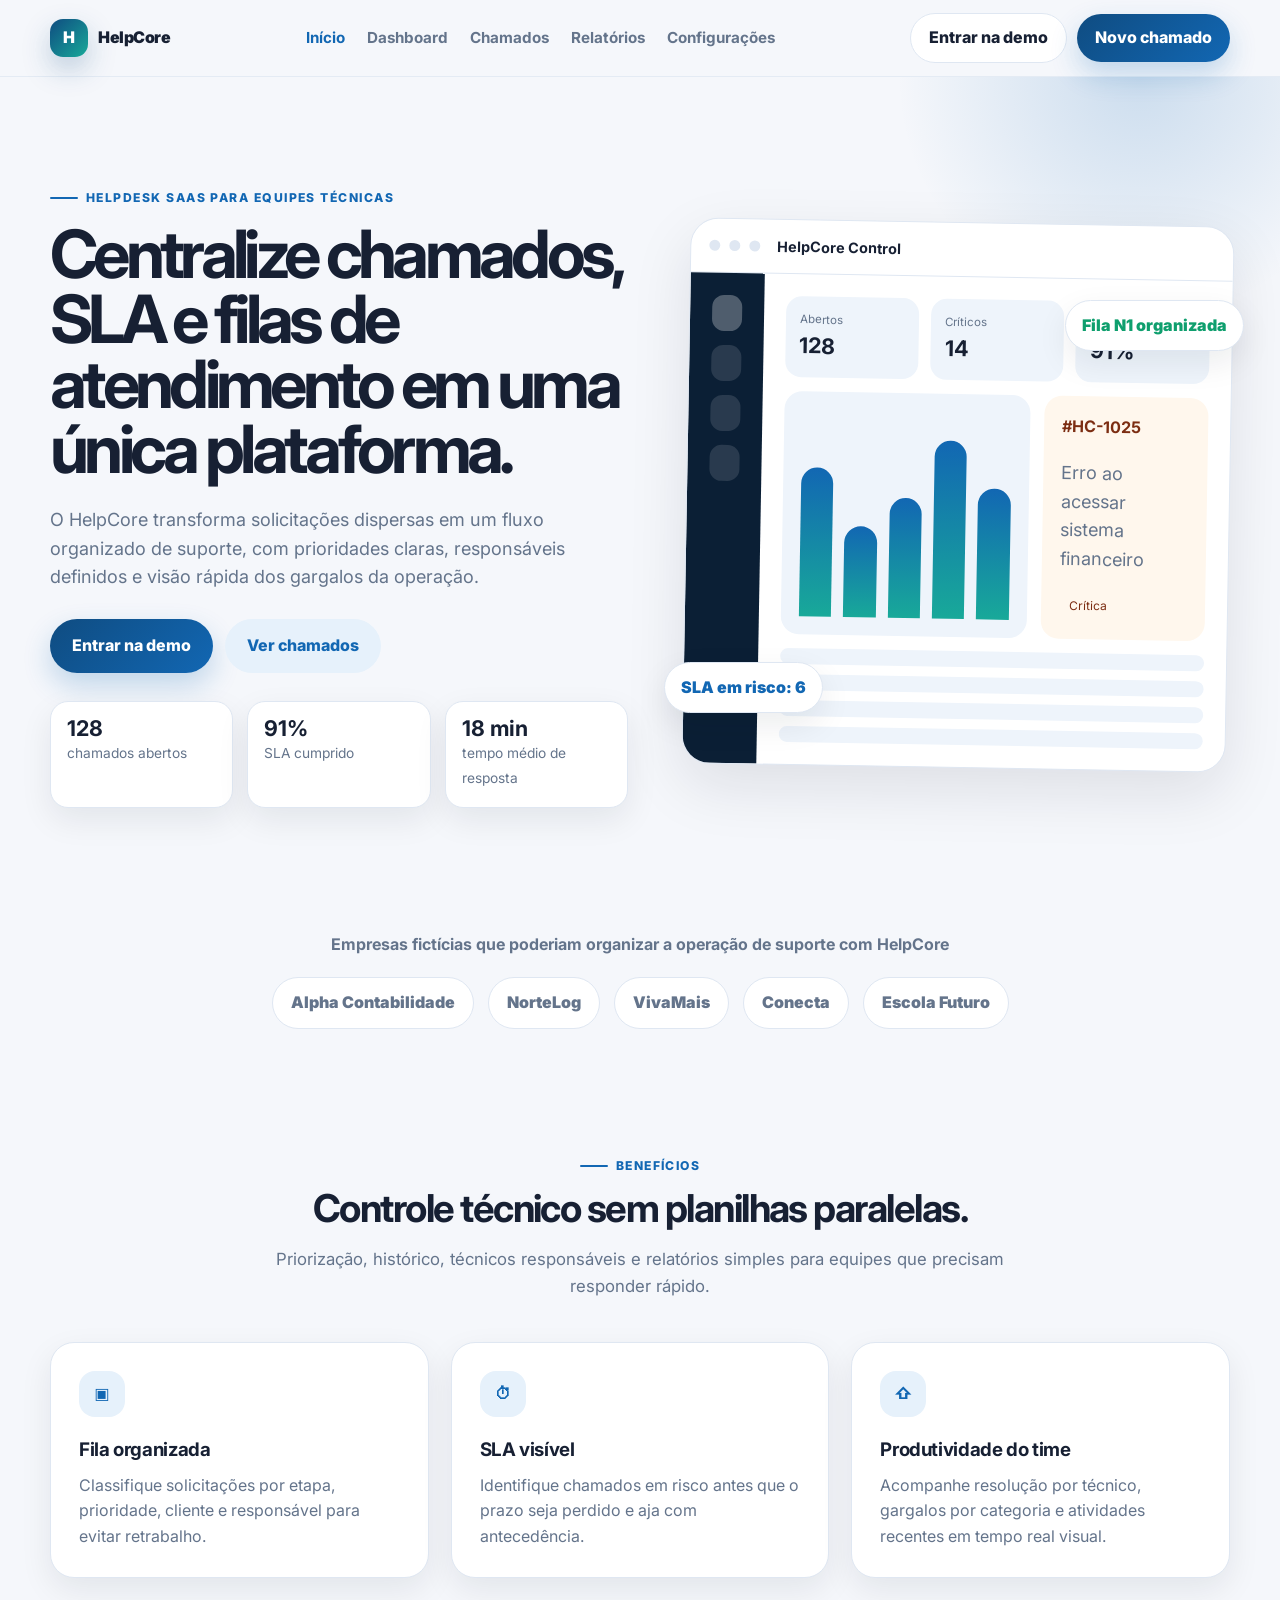
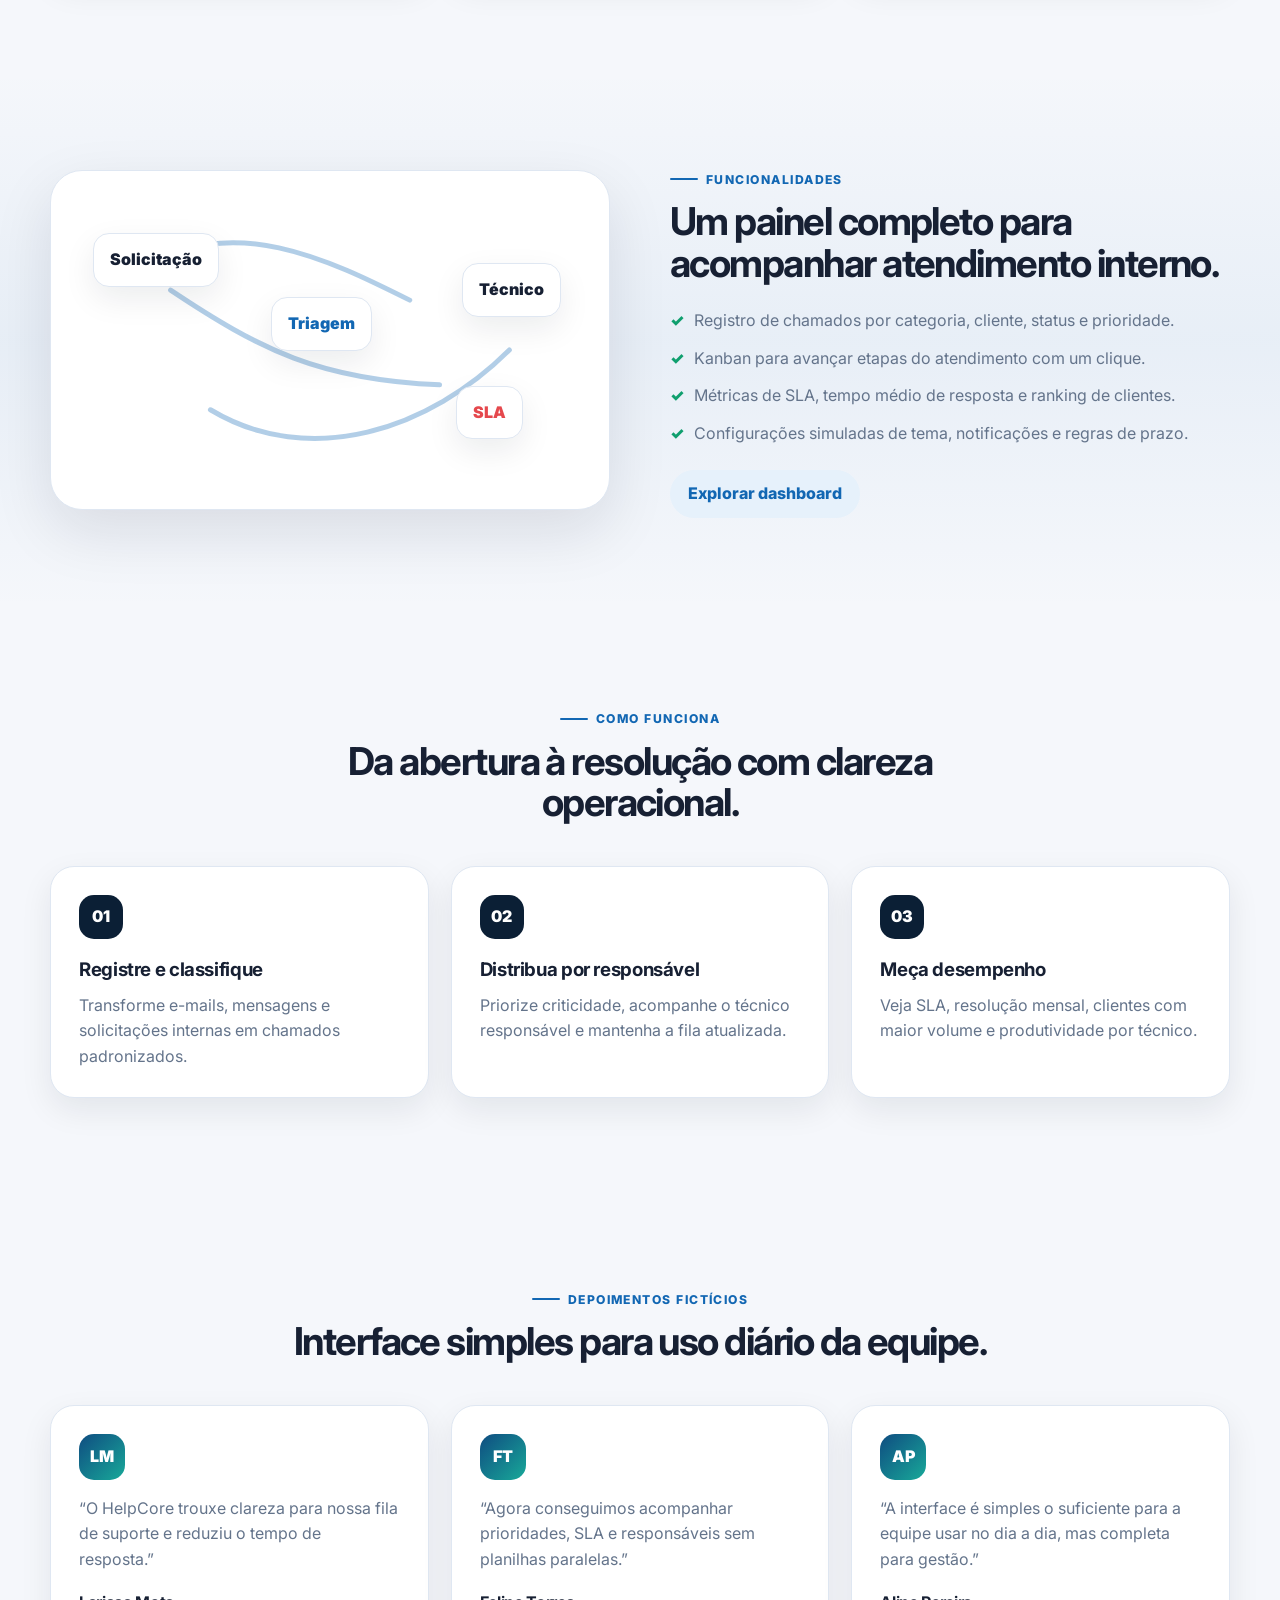
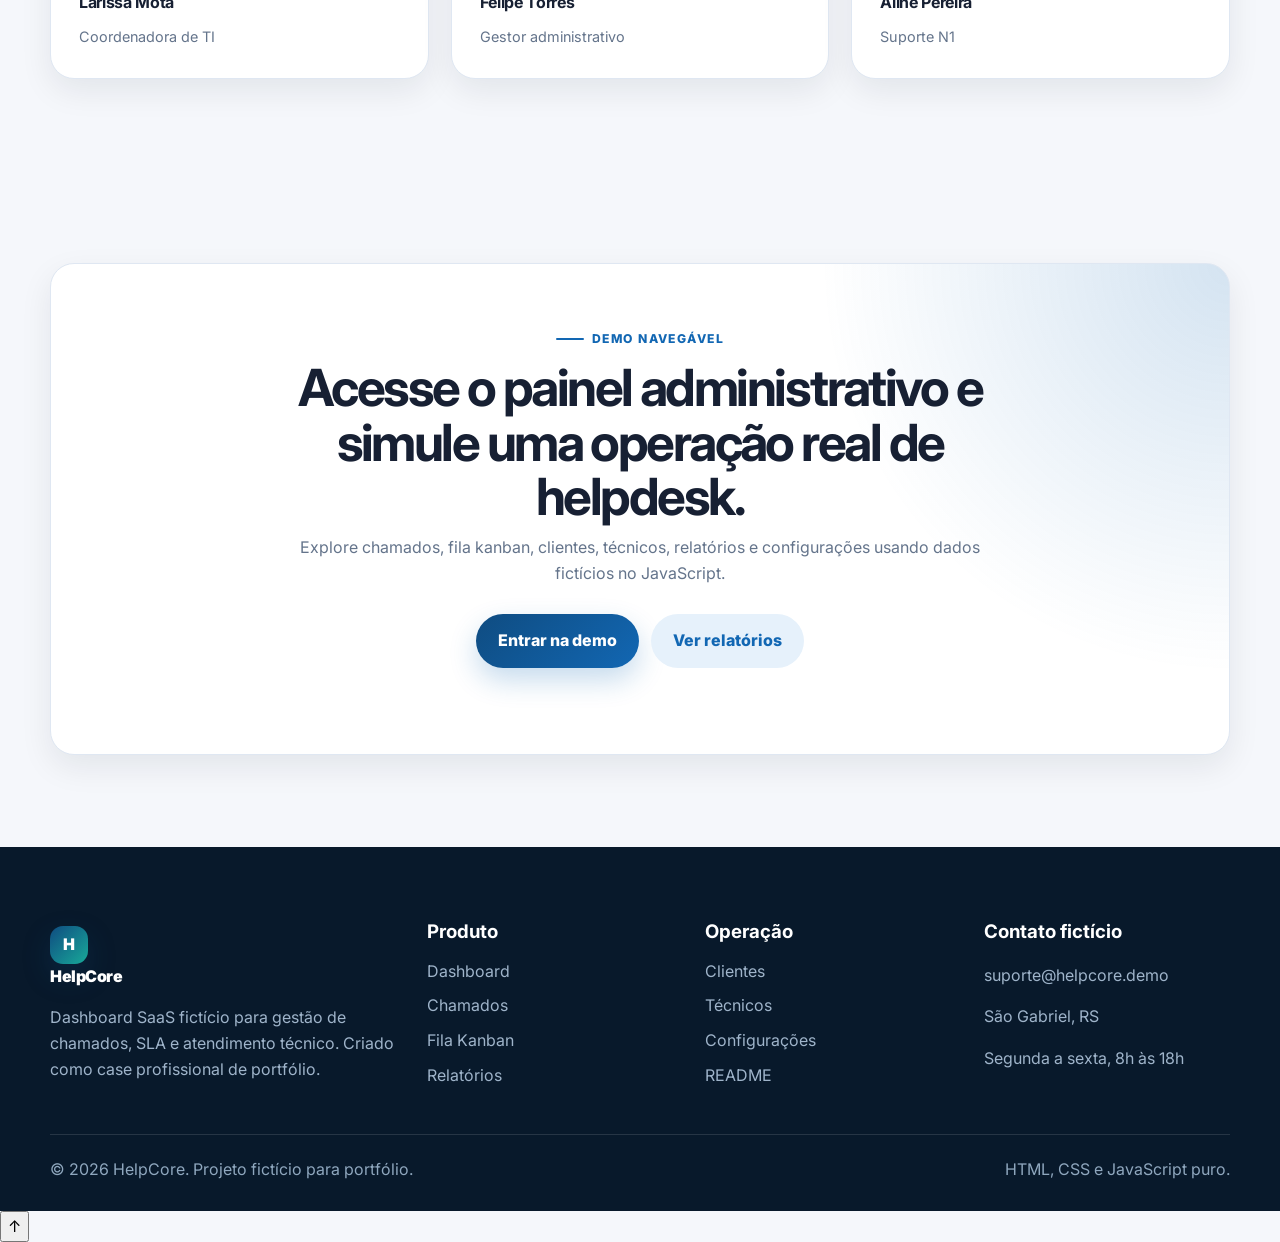
<file: index.html>
<!DOCTYPE html>
<html lang="pt-BR">
<head>
  <meta charset="UTF-8">
  <meta name="viewport" content="width=device-width, initial-scale=1.0">
  <title>HelpCore — Dashboard SaaS de Helpdesk</title>
  <meta name="description" content="Landing page fictícia do HelpCore, plataforma SaaS para suporte técnico, helpdesk, atendimento interno e controle de SLA.">
  <meta name="theme-color" content="#0f4c81">
  <link rel="preconnect" href="https://fonts.googleapis.com">
  <link rel="preconnect" href="https://fonts.gstatic.com" crossorigin>
  <link href="https://fonts.googleapis.com/css2?family=Inter:wght@400;500;600;700;800&display=swap" rel="stylesheet">
  <link rel="stylesheet" href="assets/css/style.css">
</head>
<body class="">

  <a class="skip-link" href="#conteudo">Pular para o conteúdo</a>
  <header class="public-header" data-public-header>
    <div class="container public-header__inner">
      <a class="brand" href="index.html" aria-label="HelpCore - Página inicial">
        <span class="brand__mark">H</span>
        <span>HelpCore</span>
      </a>
      <button class="menu-toggle" type="button" aria-label="Abrir menu" aria-expanded="false" data-public-menu-toggle>
        <span></span><span></span><span></span>
      </button>
      <nav class="public-nav" aria-label="Menu principal" data-public-nav>
        <a href="index.html">Início</a>
        <a href="dashboard.html">Dashboard</a>
        <a href="chamados.html">Chamados</a>
        <a href="relatorios.html">Relatórios</a>
        <a href="configuracoes.html">Configurações</a>
      </nav>
      <div class="public-actions">
        <a class="btn btn--ghost" href="dashboard.html">Entrar na demo</a>
        <a class="btn btn--primary" href="chamados.html">Novo chamado</a>
      </div>
    </div>
  </header>

  <main id="conteudo">
    <section class="hero section">
      <div class="container hero-grid">
        <div class="hero-copy reveal">
          <span class="eyebrow">Helpdesk SaaS para equipes técnicas</span>
          <h1>Centralize chamados, SLA e filas de atendimento em uma única plataforma.</h1>
          <p>O HelpCore transforma solicitações dispersas em um fluxo organizado de suporte, com prioridades claras, responsáveis definidos e visão rápida dos gargalos da operação.</p>
          <div class="hero-actions">
            <a class="btn btn--primary btn--large" href="dashboard.html">Entrar na demo</a>
            <a class="btn btn--soft btn--large" href="chamados.html">Ver chamados</a>
          </div>
          <div class="hero-stats" aria-label="Métricas fictícias do HelpCore">
            <div><strong>128</strong><span>chamados abertos</span></div>
            <div><strong>91%</strong><span>SLA cumprido</span></div>
            <div><strong>18 min</strong><span>tempo médio de resposta</span></div>
          </div>
        </div>
        <div class="hero-visual reveal" aria-label="Mockup visual do dashboard HelpCore">
          <div class="mockup mockup--hero">
            <div class="mockup__bar"><span></span><span></span><span></span><b>HelpCore Control</b></div>
            <div class="mockup__body">
              <aside class="mockup__side"><i></i><i></i><i></i><i></i></aside>
              <div class="mockup__content">
                <div class="mockup-cards">
                  <article><span>Abertos</span><strong>128</strong></article>
                  <article><span>Críticos</span><strong>14</strong></article>
                  <article><span>SLA</span><strong>91%</strong></article>
                </div>
                <div class="mockup-row">
                  <div class="mockup-chart"><span style="--h:72%"></span><span style="--h:44%"></span><span style="--h:58%"></span><span style="--h:86%"></span><span style="--h:63%"></span></div>
                  <div class="mockup-ticket"><b>#HC-1025</b><p>Erro ao acessar sistema financeiro</p><small class="badge badge--critical">Crítica</small></div>
                </div>
                <div class="mockup-table"><i></i><i></i><i></i><i></i></div>
              </div>
            </div>
          </div>
          <div class="float-pill float-pill--one">SLA em risco: 6</div>
          <div class="float-pill float-pill--two">Fila N1 organizada</div>
        </div>
      </div>
    </section>

    <section class="section logos-section">
      <div class="container">
        <p>Empresas fictícias que poderiam organizar a operação de suporte com HelpCore</p>
        <div class="logo-row">
          <span>Alpha Contabilidade</span><span>NorteLog</span><span>VivaMais</span><span>Conecta</span><span>Escola Futuro</span>
        </div>
      </div>
    </section>

    <section class="section">
      <div class="container section-heading reveal">
        <span class="eyebrow">Benefícios</span>
        <h2>Controle técnico sem planilhas paralelas.</h2>
        <p>Priorização, histórico, técnicos responsáveis e relatórios simples para equipes que precisam responder rápido.</p>
      </div>
      <div class="container cards-grid three">
        <article class="feature-card reveal"><span class="icon-box">▣</span><h3>Fila organizada</h3><p>Classifique solicitações por etapa, prioridade, cliente e responsável para evitar retrabalho.</p></article>
        <article class="feature-card reveal"><span class="icon-box">⏱</span><h3>SLA visível</h3><p>Identifique chamados em risco antes que o prazo seja perdido e aja com antecedência.</p></article>
        <article class="feature-card reveal"><span class="icon-box">⇧</span><h3>Produtividade do time</h3><p>Acompanhe resolução por técnico, gargalos por categoria e atividades recentes em tempo real visual.</p></article>
      </div>
    </section>

    <section class="section feature-band">
      <div class="container split-grid">
        <div class="feature-illustration reveal" aria-hidden="true">
          <div class="flow-node node-1">Solicitação</div><div class="flow-node node-2">Triagem</div><div class="flow-node node-3">Técnico</div><div class="flow-node node-4">SLA</div>
          <svg viewBox="0 0 560 320"><path d="M90 90 C180 30, 280 80, 360 120"/><path d="M160 230 C260 290, 380 250, 460 170"/><path d="M120 110 C210 170, 270 200, 390 205"/></svg>
        </div>
        <div class="section-copy reveal">
          <span class="eyebrow">Funcionalidades</span>
          <h2>Um painel completo para acompanhar atendimento interno.</h2>
          <ul class="check-list">
            <li>Registro de chamados por categoria, cliente, status e prioridade.</li>
            <li>Kanban para avançar etapas do atendimento com um clique.</li>
            <li>Métricas de SLA, tempo médio de resposta e ranking de clientes.</li>
            <li>Configurações simuladas de tema, notificações e regras de prazo.</li>
          </ul>
          <a class="btn btn--soft" href="dashboard.html">Explorar dashboard</a>
        </div>
      </div>
    </section>

    <section class="section">
      <div class="container section-heading reveal">
        <span class="eyebrow">Como funciona</span>
        <h2>Da abertura à resolução com clareza operacional.</h2>
      </div>
      <div class="container steps-grid">
        <article class="step-card reveal"><span>01</span><h3>Registre e classifique</h3><p>Transforme e-mails, mensagens e solicitações internas em chamados padronizados.</p></article>
        <article class="step-card reveal"><span>02</span><h3>Distribua por responsável</h3><p>Priorize criticidade, acompanhe o técnico responsável e mantenha a fila atualizada.</p></article>
        <article class="step-card reveal"><span>03</span><h3>Meça desempenho</h3><p>Veja SLA, resolução mensal, clientes com maior volume e produtividade por técnico.</p></article>
      </div>
    </section>

    <section class="section testimonials">
      <div class="container section-heading reveal"><span class="eyebrow">Depoimentos fictícios</span><h2>Interface simples para uso diário da equipe.</h2></div>
      <div class="container cards-grid three">
        <article class="testimonial-card reveal"><div class="avatar">LM</div><p>“O HelpCore trouxe clareza para nossa fila de suporte e reduziu o tempo de resposta.”</p><strong>Larissa Mota</strong><span>Coordenadora de TI</span></article>
        <article class="testimonial-card reveal"><div class="avatar">FT</div><p>“Agora conseguimos acompanhar prioridades, SLA e responsáveis sem planilhas paralelas.”</p><strong>Felipe Torres</strong><span>Gestor administrativo</span></article>
        <article class="testimonial-card reveal"><div class="avatar">AP</div><p>“A interface é simples o suficiente para a equipe usar no dia a dia, mas completa para gestão.”</p><strong>Aline Pereira</strong><span>Suporte N1</span></article>
      </div>
    </section>

    <section class="section final-cta">
      <div class="container cta-card reveal">
        <span class="eyebrow">Demo navegável</span>
        <h2>Acesse o painel administrativo e simule uma operação real de helpdesk.</h2>
        <p>Explore chamados, fila kanban, clientes, técnicos, relatórios e configurações usando dados fictícios no JavaScript.</p>
        <div class="hero-actions"><a class="btn btn--primary btn--large" href="dashboard.html">Entrar na demo</a><a class="btn btn--soft btn--large" href="relatorios.html">Ver relatórios</a></div>
      </div>
    </section>
  </main>

  <footer class="site-footer">
    <div class="container footer-grid">
      <div>
        <a class="brand brand--footer" href="index.html">
          <span class="brand__mark">H</span>
          <span>HelpCore</span>
        </a>
        <p>Dashboard SaaS fictício para gestão de chamados, SLA e atendimento técnico. Criado como case profissional de portfólio.</p>
      </div>
      <div>
        <h3>Produto</h3>
        <a href="dashboard.html">Dashboard</a>
        <a href="chamados.html">Chamados</a>
        <a href="fila.html">Fila Kanban</a>
        <a href="relatorios.html">Relatórios</a>
      </div>
      <div>
        <h3>Operação</h3>
        <a href="clientes.html">Clientes</a>
        <a href="tecnicos.html">Técnicos</a>
        <a href="configuracoes.html">Configurações</a>
        <a href="README.md">README</a>
      </div>
      <div>
        <h3>Contato fictício</h3>
        <p>suporte@helpcore.demo</p>
        <p>São Gabriel, RS</p>
        <p>Segunda a sexta, 8h às 18h</p>
      </div>
    </div>
    <div class="container footer-bottom">
      <span>© 2026 HelpCore. Projeto fictício para portfólio.</span>
      <span>HTML, CSS e JavaScript puro.</span>
    </div>
  </footer>
  <button class="back-to-top" type="button" aria-label="Voltar ao topo" data-back-to-top>↑</button>

  <script src="assets/js/script.js"></script>
</body>
</html>
</file>
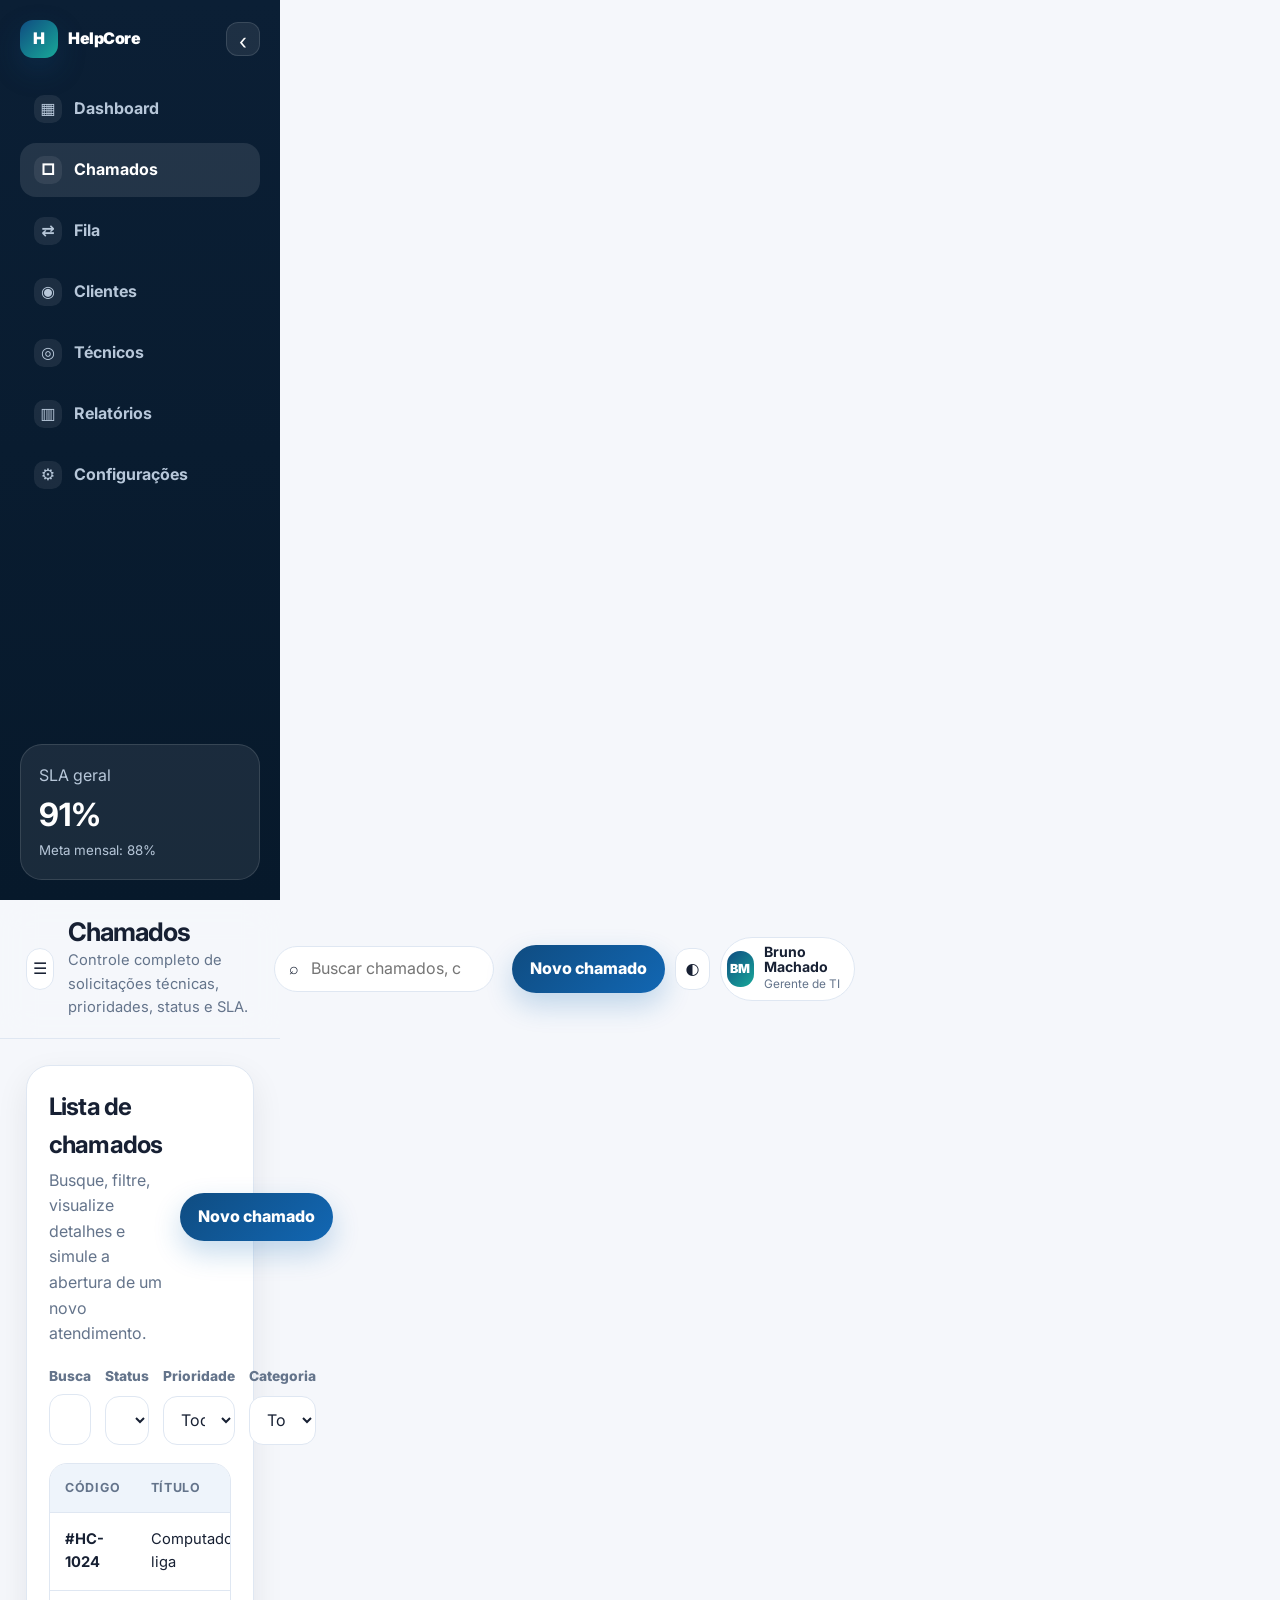
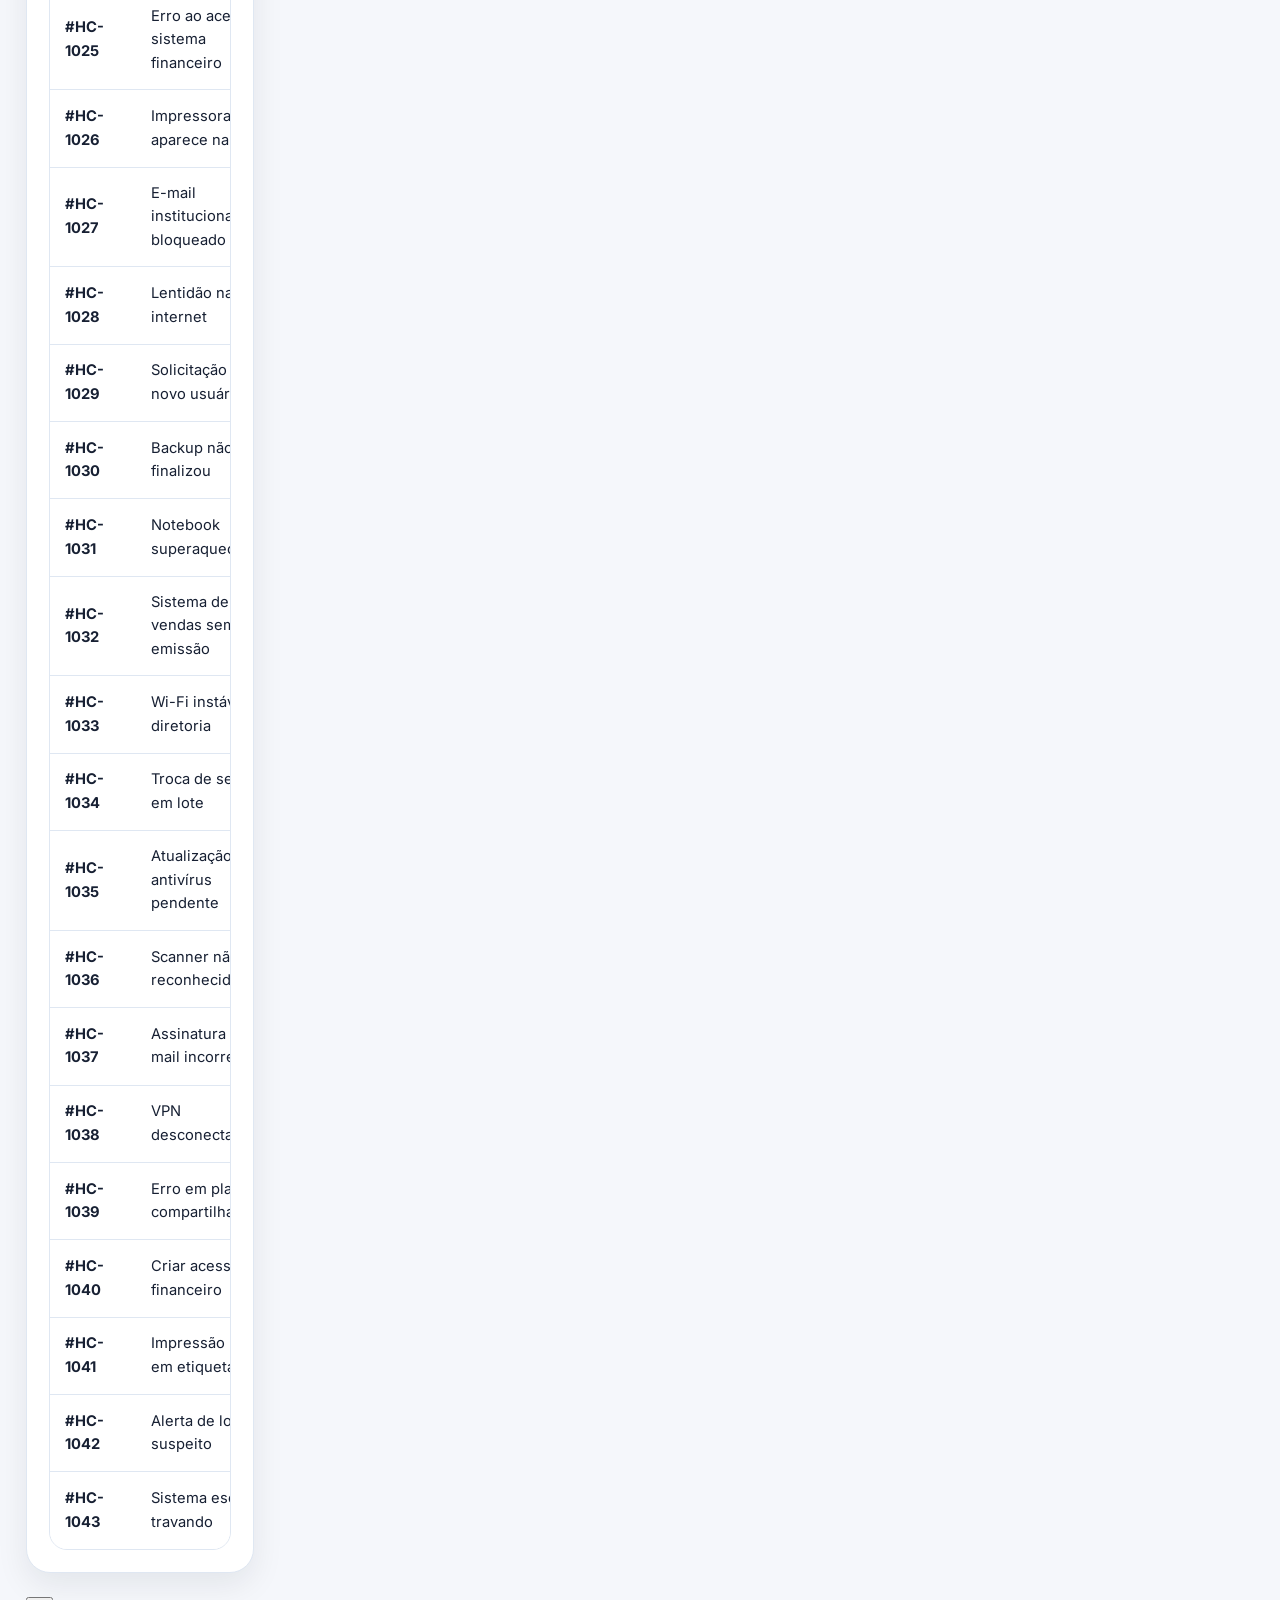
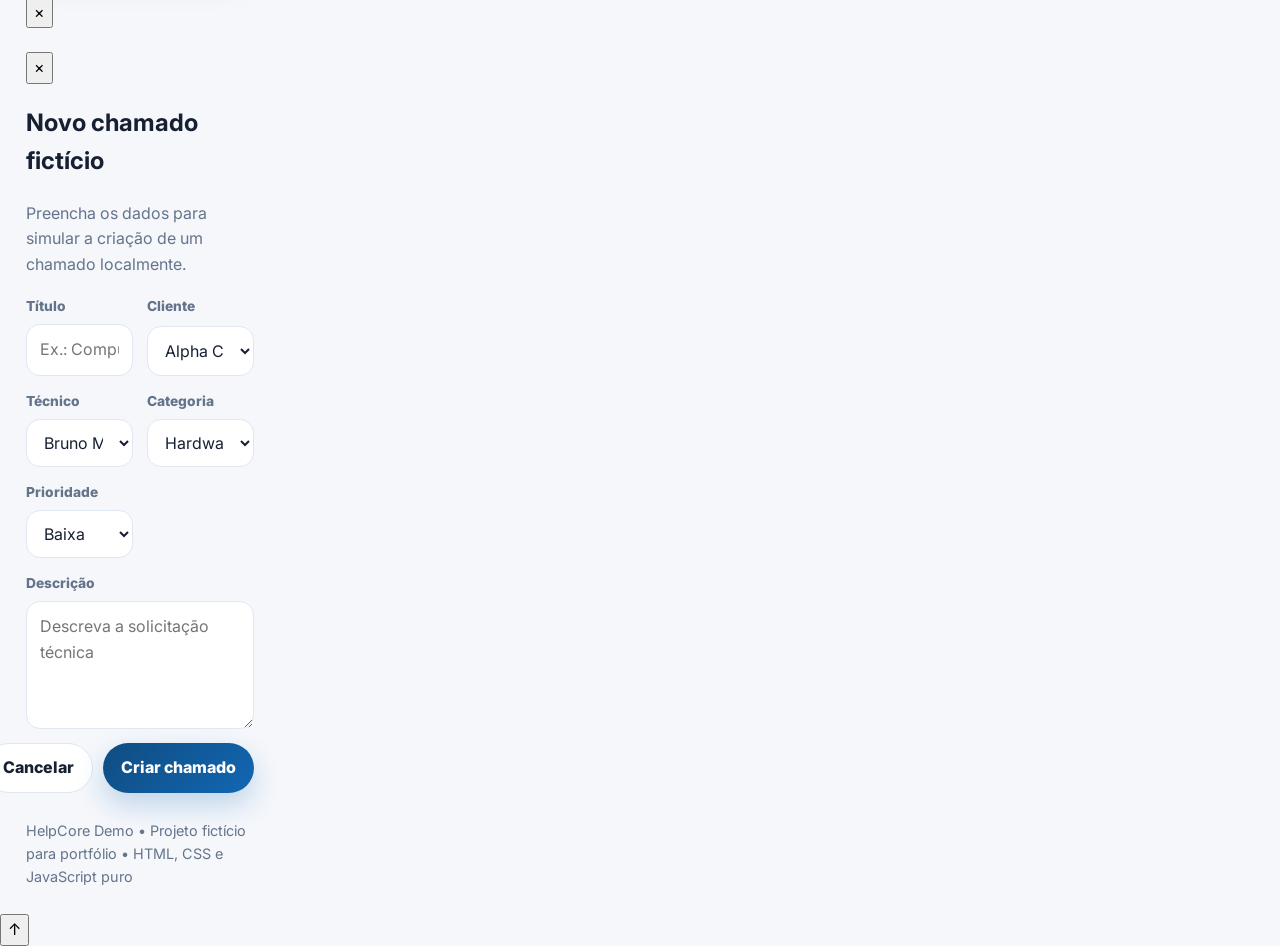
<file: chamados.html>
<!DOCTYPE html>
<html lang="pt-BR">
<head>
  <meta charset="UTF-8">
  <meta name="viewport" content="width=device-width, initial-scale=1.0">
  <title>Chamados HelpCore — Lista e filtros</title>
  <meta name="description" content="Listagem fictícia de chamados HelpCore com busca, filtros, badges, detalhes e criação simulada.">
  <meta name="theme-color" content="#0f4c81">
  <link rel="preconnect" href="https://fonts.googleapis.com">
  <link rel="preconnect" href="https://fonts.gstatic.com" crossorigin>
  <link href="https://fonts.googleapis.com/css2?family=Inter:wght@400;500;600;700;800&display=swap" rel="stylesheet">
  <link rel="stylesheet" href="assets/css/style.css">
</head>
<body class="app-page">

<a class="skip-link" href="#conteudo">Pular para o conteúdo</a>
<div class="app-shell">
  
<aside class="sidebar" data-sidebar>
  <div class="sidebar__brand">
    <a class="brand" href="index.html" aria-label="HelpCore">
      <span class="brand__mark">H</span>
      <span>HelpCore</span>
    </a>
    <button class="sidebar-collapse" type="button" aria-label="Recolher sidebar" data-sidebar-collapse>‹</button>
  </div>
  <nav class="sidebar__nav" aria-label="Navegação administrativa">
    <a href="dashboard.html" data-nav-link><span>▦</span><b>Dashboard</b></a>
    <a href="chamados.html" data-nav-link><span>□</span><b>Chamados</b></a>
    <a href="fila.html" data-nav-link><span>⇄</span><b>Fila</b></a>
    <a href="clientes.html" data-nav-link><span>◉</span><b>Clientes</b></a>
    <a href="tecnicos.html" data-nav-link><span>◎</span><b>Técnicos</b></a>
    <a href="relatorios.html" data-nav-link><span>▥</span><b>Relatórios</b></a>
    <a href="configuracoes.html" data-nav-link><span>⚙</span><b>Configurações</b></a>
  </nav>
  <div class="sidebar__mini-card">
    <span>SLA geral</span>
    <strong>91%</strong>
    <small>Meta mensal: 88%</small>
  </div>
</aside>

  <div class="sidebar-backdrop" data-sidebar-backdrop></div>
  <div class="app-main">
    
<header class="app-topbar">
  <div class="topbar-left">
    <button class="icon-button" type="button" aria-label="Abrir menu administrativo" data-mobile-sidebar>☰</button>
    <div>
      <h1>Chamados</h1>
      <p>Controle completo de solicitações técnicas, prioridades, status e SLA.</p>
    </div>
  </div>
  <div class="topbar-search" role="search">
    <span>⌕</span>
    <input type="search" placeholder="Buscar chamados, clientes ou técnicos..." aria-label="Busca global visual">
  </div>
  <div class="topbar-actions">
    <button class="btn btn--primary" type="button" data-open-new-ticket>Novo chamado</button>
    <button class="icon-button" type="button" aria-label="Alternar tema" data-theme-toggle>◐</button>
    <div class="user-chip" aria-label="Usuário conectado">
      <span class="avatar avatar--sm">BM</span>
      <div><strong>Bruno Machado</strong><small>Gerente de TI</small></div>
    </div>
  </div>
</header>

    <main id="conteudo" class="app-content">
      
<section class="panel reveal">
  <div class="panel__header panel__header--stack">
    <div><h2>Lista de chamados</h2><p>Busque, filtre, visualize detalhes e simule a abertura de um novo atendimento.</p></div>
    <button class="btn btn--primary" type="button" data-open-new-ticket>Novo chamado</button>
  </div>
  <div class="filters-grid">
    <label class="field"><span>Busca</span><input id="ticketSearch" type="search" placeholder="Código, título, cliente ou técnico"></label>
    <label class="field"><span>Status</span><select id="statusFilter"><option value="">Todos</option><option>Novo</option><option>Em atendimento</option><option>Aguardando cliente</option><option>Resolvido</option><option>Encerrado</option></select></label>
    <label class="field"><span>Prioridade</span><select id="priorityFilter"><option value="">Todas</option><option>Baixa</option><option>Média</option><option>Alta</option><option>Crítica</option></select></label>
    <label class="field"><span>Categoria</span><select id="categoryFilter"><option value="">Todas</option><option>Hardware</option><option>Software</option><option>Rede</option><option>Impressora</option><option>E-mail</option><option>Sistema</option><option>Acesso</option><option>Segurança</option></select></label>
  </div>
  <div class="table-wrap"><table class="data-table data-table--tickets"><thead><tr><th>Código</th><th>Título</th><th>Cliente</th><th>Técnico</th><th>Categoria</th><th>Prioridade</th><th>Status</th><th>SLA</th><th>Abertura</th><th>Ação</th></tr></thead><tbody id="ticketsTableBody"></tbody></table></div>
  <div class="empty-state" id="ticketsEmpty" hidden>Nenhum chamado encontrado para os filtros selecionados.</div>
</section>

<div class="modal" data-ticket-modal aria-hidden="true" role="dialog" aria-modal="true" aria-labelledby="ticketModalTitle">
  <div class="modal__overlay" data-close-modal></div>
  <article class="modal__content">
    <button class="modal__close" type="button" aria-label="Fechar modal" data-close-modal>×</button>
    <div id="ticketModalContent"></div>
  </article>
</div>

<div class="modal" data-new-ticket-modal aria-hidden="true" role="dialog" aria-modal="true" aria-labelledby="newTicketTitle">
  <div class="modal__overlay" data-close-modal></div>
  <article class="modal__content">
    <button class="modal__close" type="button" aria-label="Fechar modal" data-close-modal>×</button>
    <h2 id="newTicketTitle">Novo chamado fictício</h2>
    <p class="muted">Preencha os dados para simular a criação de um chamado localmente.</p>
    <form class="form-grid" id="newTicketForm">
      <label class="field"><span>Título</span><input name="title" required placeholder="Ex.: Computador reiniciando sozinho"></label>
      <label class="field"><span>Cliente</span><select name="client" required></select></label>
      <label class="field"><span>Técnico</span><select name="technician" required></select></label>
      <label class="field"><span>Categoria</span><select name="category" required><option>Hardware</option><option>Software</option><option>Rede</option><option>Impressora</option><option>E-mail</option><option>Sistema</option><option>Acesso</option><option>Segurança</option></select></label>
      <label class="field"><span>Prioridade</span><select name="priority" required><option>Baixa</option><option>Média</option><option>Alta</option><option>Crítica</option></select></label>
      <label class="field field--full"><span>Descrição</span><textarea name="description" rows="4" placeholder="Descreva a solicitação técnica"></textarea></label>
      <div class="form-actions field--full"><button class="btn btn--ghost" type="button" data-close-modal>Cancelar</button><button class="btn btn--primary" type="submit">Criar chamado</button></div>
    </form>
  </article>
</div>

    </main>
    <footer class="app-footer">HelpCore Demo • Projeto fictício para portfólio • HTML, CSS e JavaScript puro</footer>
  </div>
</div>
<button class="back-to-top" type="button" aria-label="Voltar ao topo" data-back-to-top>↑</button>
<div class="toast" role="status" aria-live="polite" data-toast></div>

  <script src="assets/js/script.js"></script>
</body>
</html>
</file>
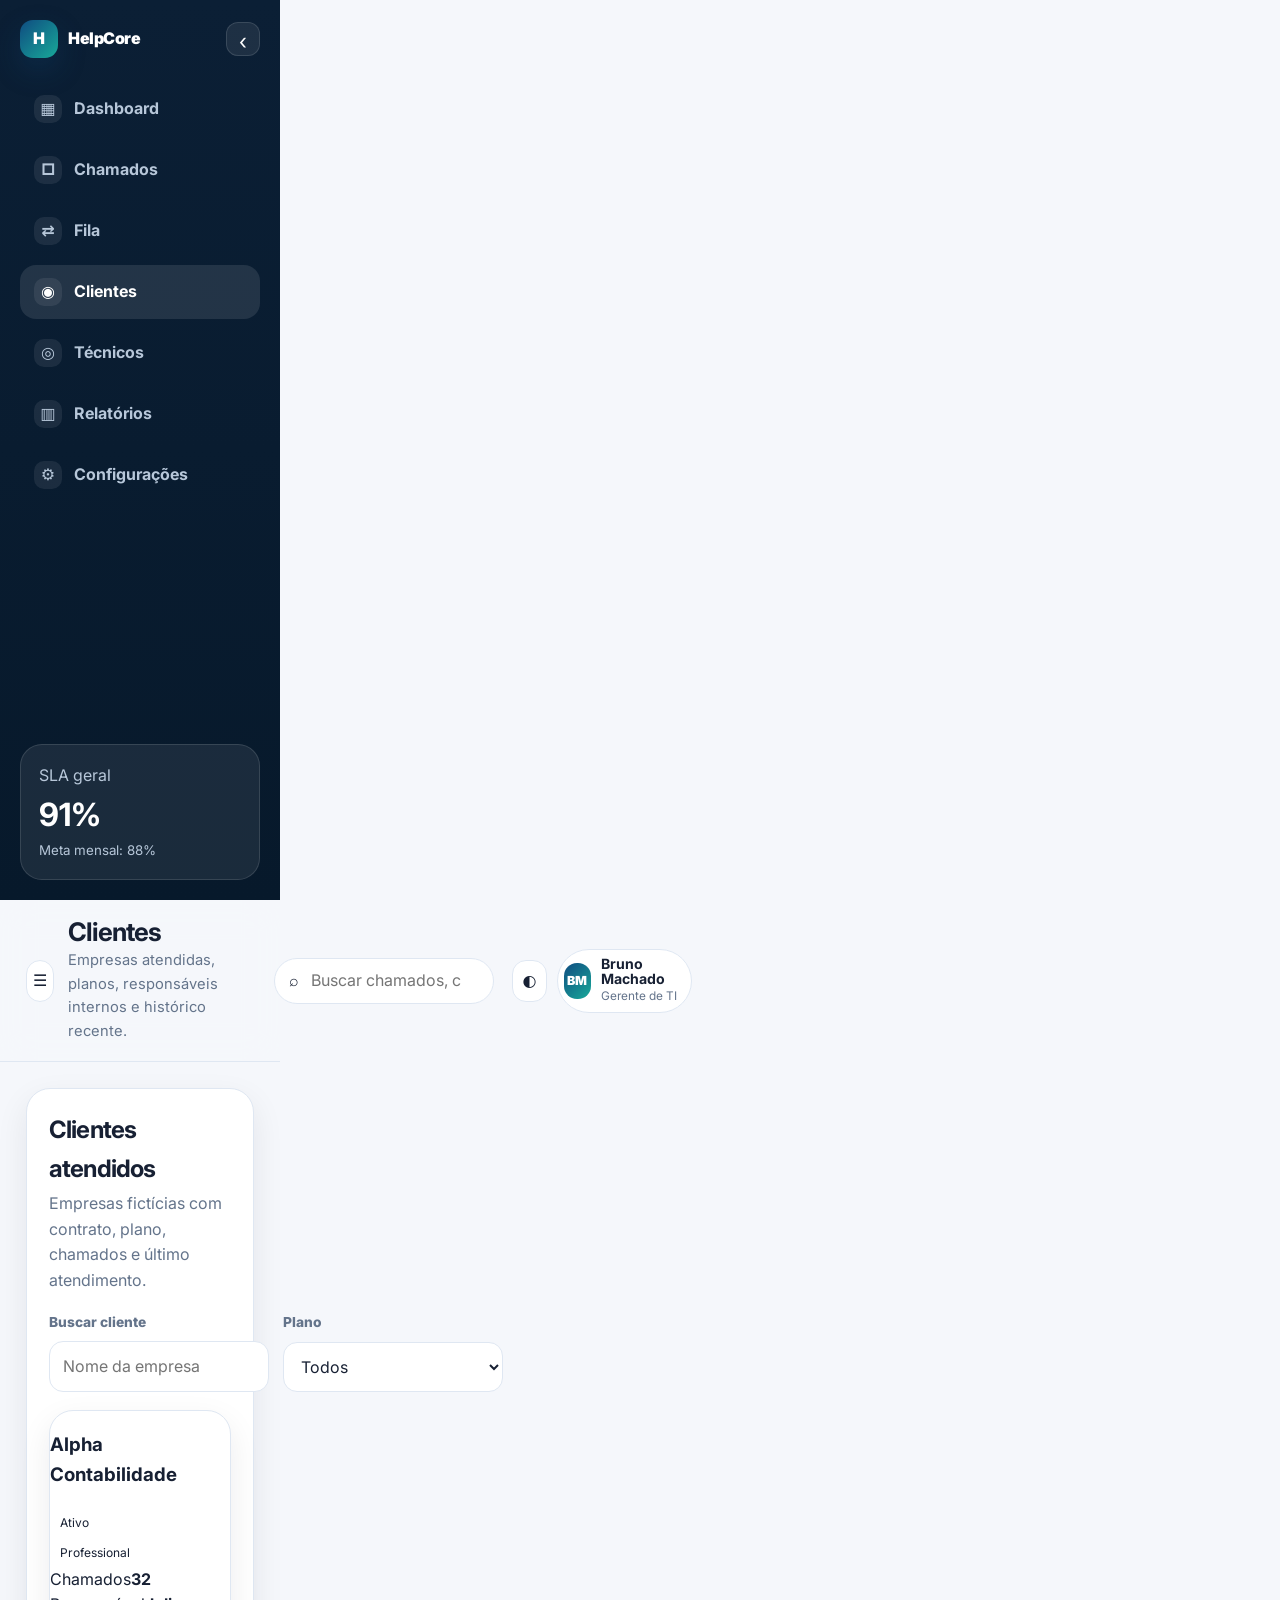
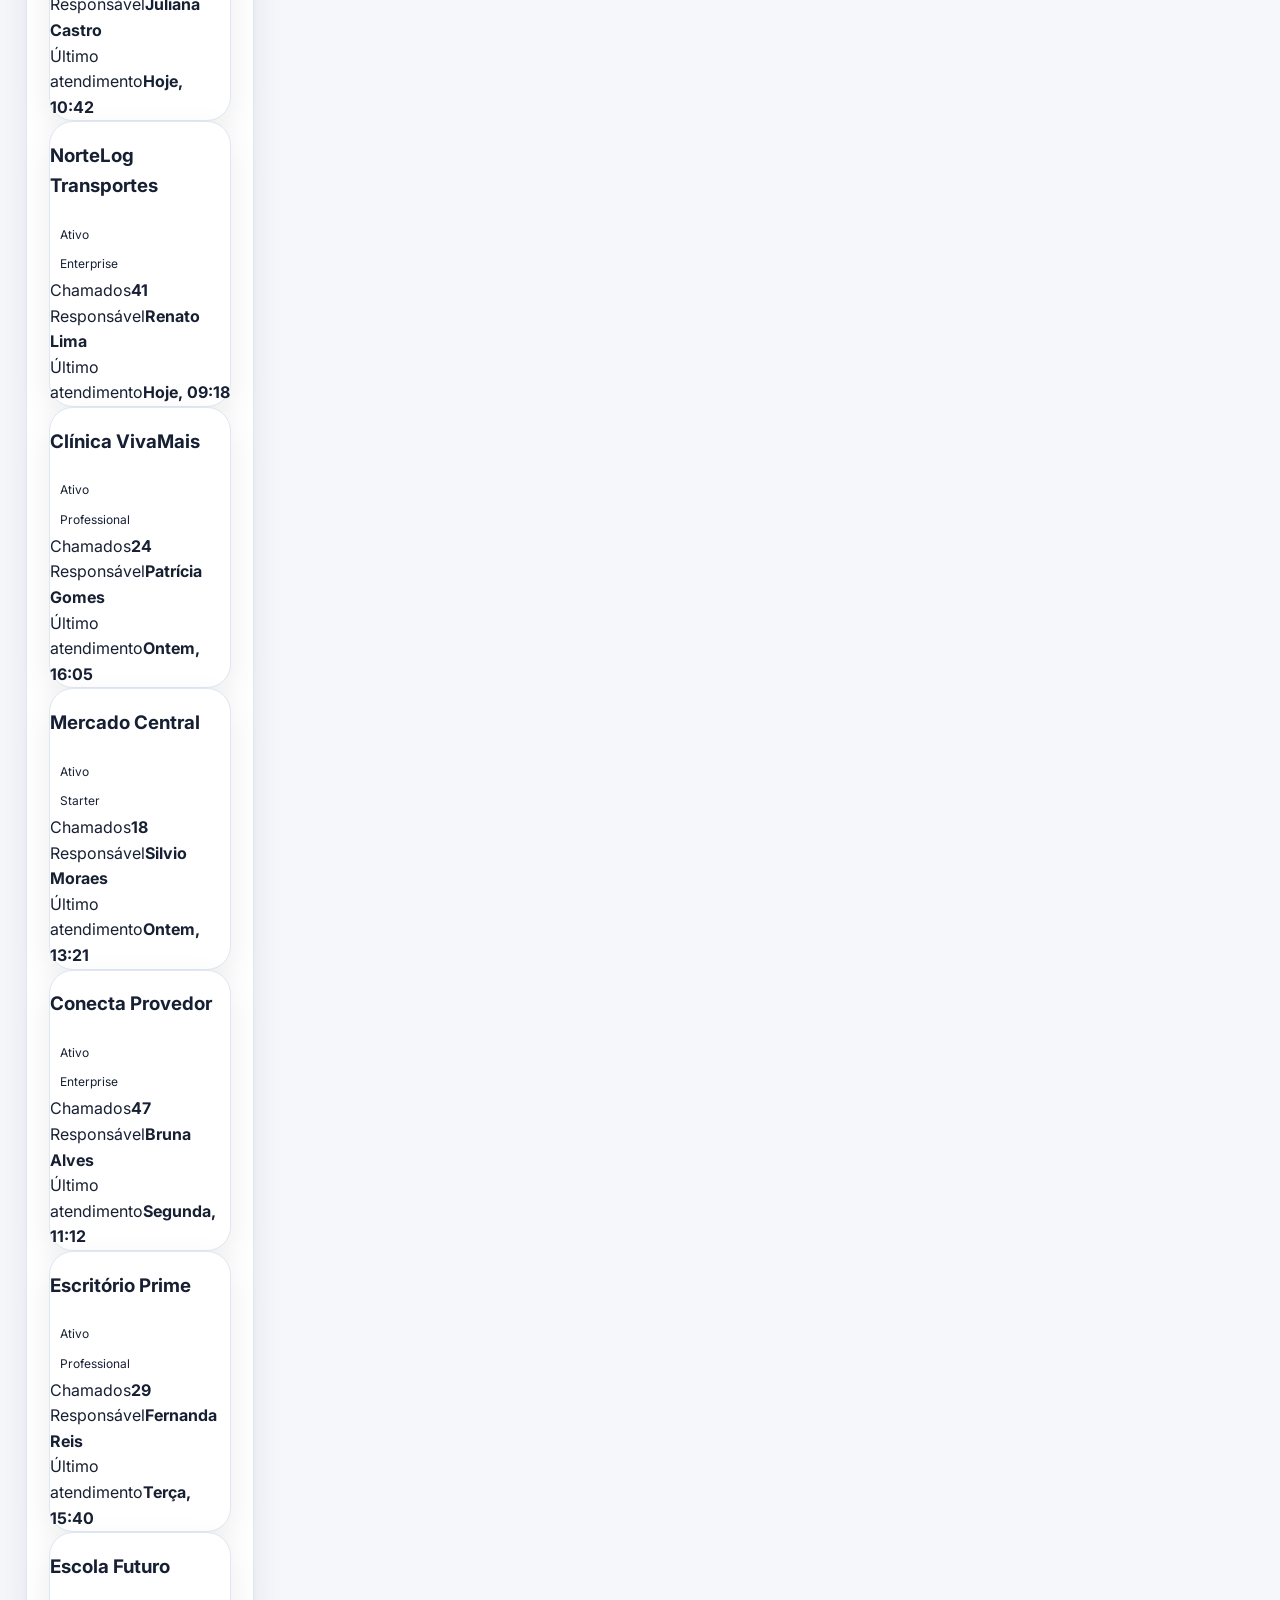
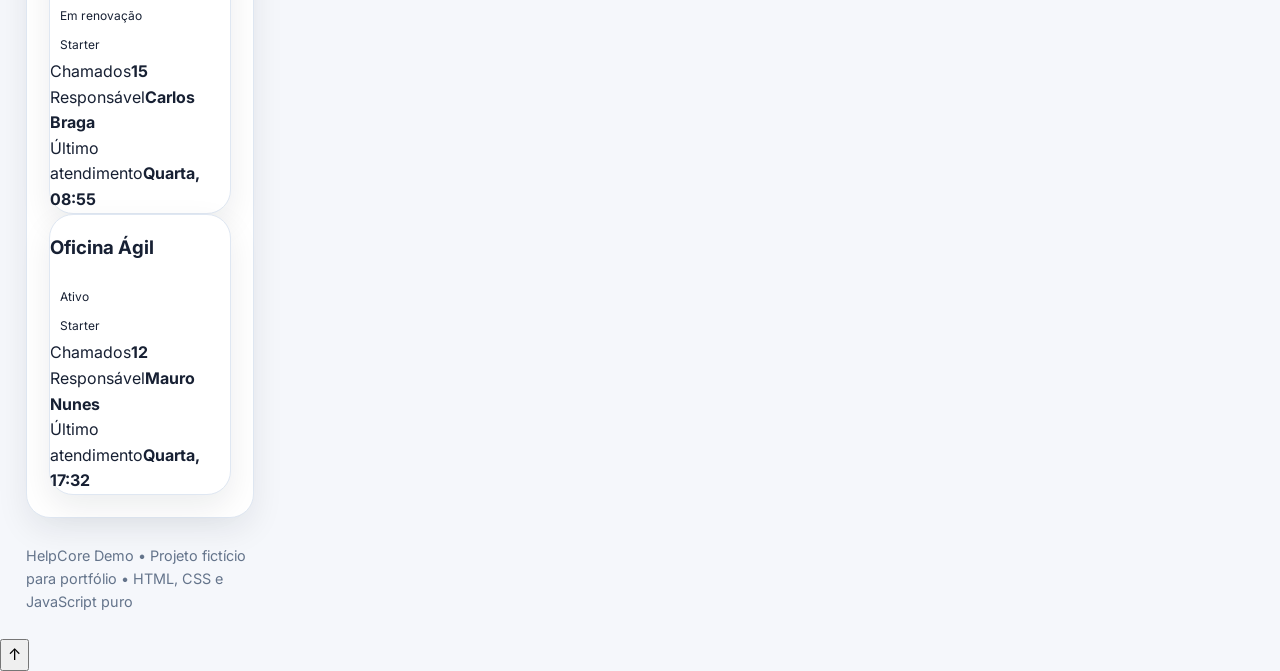
<file: clientes.html>
<!DOCTYPE html>
<html lang="pt-BR">
<head>
  <meta charset="UTF-8">
  <meta name="viewport" content="width=device-width, initial-scale=1.0">
  <title>Clientes HelpCore — Empresas atendidas</title>
  <meta name="description" content="Página fictícia de clientes atendidos pelo HelpCore com busca, filtros, planos e status de contrato.">
  <meta name="theme-color" content="#0f4c81">
  <link rel="preconnect" href="https://fonts.googleapis.com">
  <link rel="preconnect" href="https://fonts.gstatic.com" crossorigin>
  <link href="https://fonts.googleapis.com/css2?family=Inter:wght@400;500;600;700;800&display=swap" rel="stylesheet">
  <link rel="stylesheet" href="assets/css/style.css">
</head>
<body class="app-page">

<a class="skip-link" href="#conteudo">Pular para o conteúdo</a>
<div class="app-shell">
  
<aside class="sidebar" data-sidebar>
  <div class="sidebar__brand">
    <a class="brand" href="index.html" aria-label="HelpCore">
      <span class="brand__mark">H</span>
      <span>HelpCore</span>
    </a>
    <button class="sidebar-collapse" type="button" aria-label="Recolher sidebar" data-sidebar-collapse>‹</button>
  </div>
  <nav class="sidebar__nav" aria-label="Navegação administrativa">
    <a href="dashboard.html" data-nav-link><span>▦</span><b>Dashboard</b></a>
    <a href="chamados.html" data-nav-link><span>□</span><b>Chamados</b></a>
    <a href="fila.html" data-nav-link><span>⇄</span><b>Fila</b></a>
    <a href="clientes.html" data-nav-link><span>◉</span><b>Clientes</b></a>
    <a href="tecnicos.html" data-nav-link><span>◎</span><b>Técnicos</b></a>
    <a href="relatorios.html" data-nav-link><span>▥</span><b>Relatórios</b></a>
    <a href="configuracoes.html" data-nav-link><span>⚙</span><b>Configurações</b></a>
  </nav>
  <div class="sidebar__mini-card">
    <span>SLA geral</span>
    <strong>91%</strong>
    <small>Meta mensal: 88%</small>
  </div>
</aside>

  <div class="sidebar-backdrop" data-sidebar-backdrop></div>
  <div class="app-main">
    
<header class="app-topbar">
  <div class="topbar-left">
    <button class="icon-button" type="button" aria-label="Abrir menu administrativo" data-mobile-sidebar>☰</button>
    <div>
      <h1>Clientes</h1>
      <p>Empresas atendidas, planos, responsáveis internos e histórico recente.</p>
    </div>
  </div>
  <div class="topbar-search" role="search">
    <span>⌕</span>
    <input type="search" placeholder="Buscar chamados, clientes ou técnicos..." aria-label="Busca global visual">
  </div>
  <div class="topbar-actions">
    
    <button class="icon-button" type="button" aria-label="Alternar tema" data-theme-toggle>◐</button>
    <div class="user-chip" aria-label="Usuário conectado">
      <span class="avatar avatar--sm">BM</span>
      <div><strong>Bruno Machado</strong><small>Gerente de TI</small></div>
    </div>
  </div>
</header>

    <main id="conteudo" class="app-content">
      
<section class="panel reveal">
  <div class="panel__header panel__header--stack"><div><h2>Clientes atendidos</h2><p>Empresas fictícias com contrato, plano, chamados e último atendimento.</p></div></div>
  <div class="filters-grid filters-grid--small">
    <label class="field"><span>Buscar cliente</span><input id="clientSearch" type="search" placeholder="Nome da empresa"></label>
    <label class="field"><span>Plano</span><select id="planFilter"><option value="">Todos</option><option>Starter</option><option>Professional</option><option>Enterprise</option></select></label>
  </div>
  <div class="client-grid" id="clientsGrid"></div>
  <div class="empty-state" id="clientsEmpty" hidden>Nenhum cliente encontrado.</div>
</section>

    </main>
    <footer class="app-footer">HelpCore Demo • Projeto fictício para portfólio • HTML, CSS e JavaScript puro</footer>
  </div>
</div>
<button class="back-to-top" type="button" aria-label="Voltar ao topo" data-back-to-top>↑</button>
<div class="toast" role="status" aria-live="polite" data-toast></div>

  <script src="assets/js/script.js"></script>
</body>
</html>
</file>
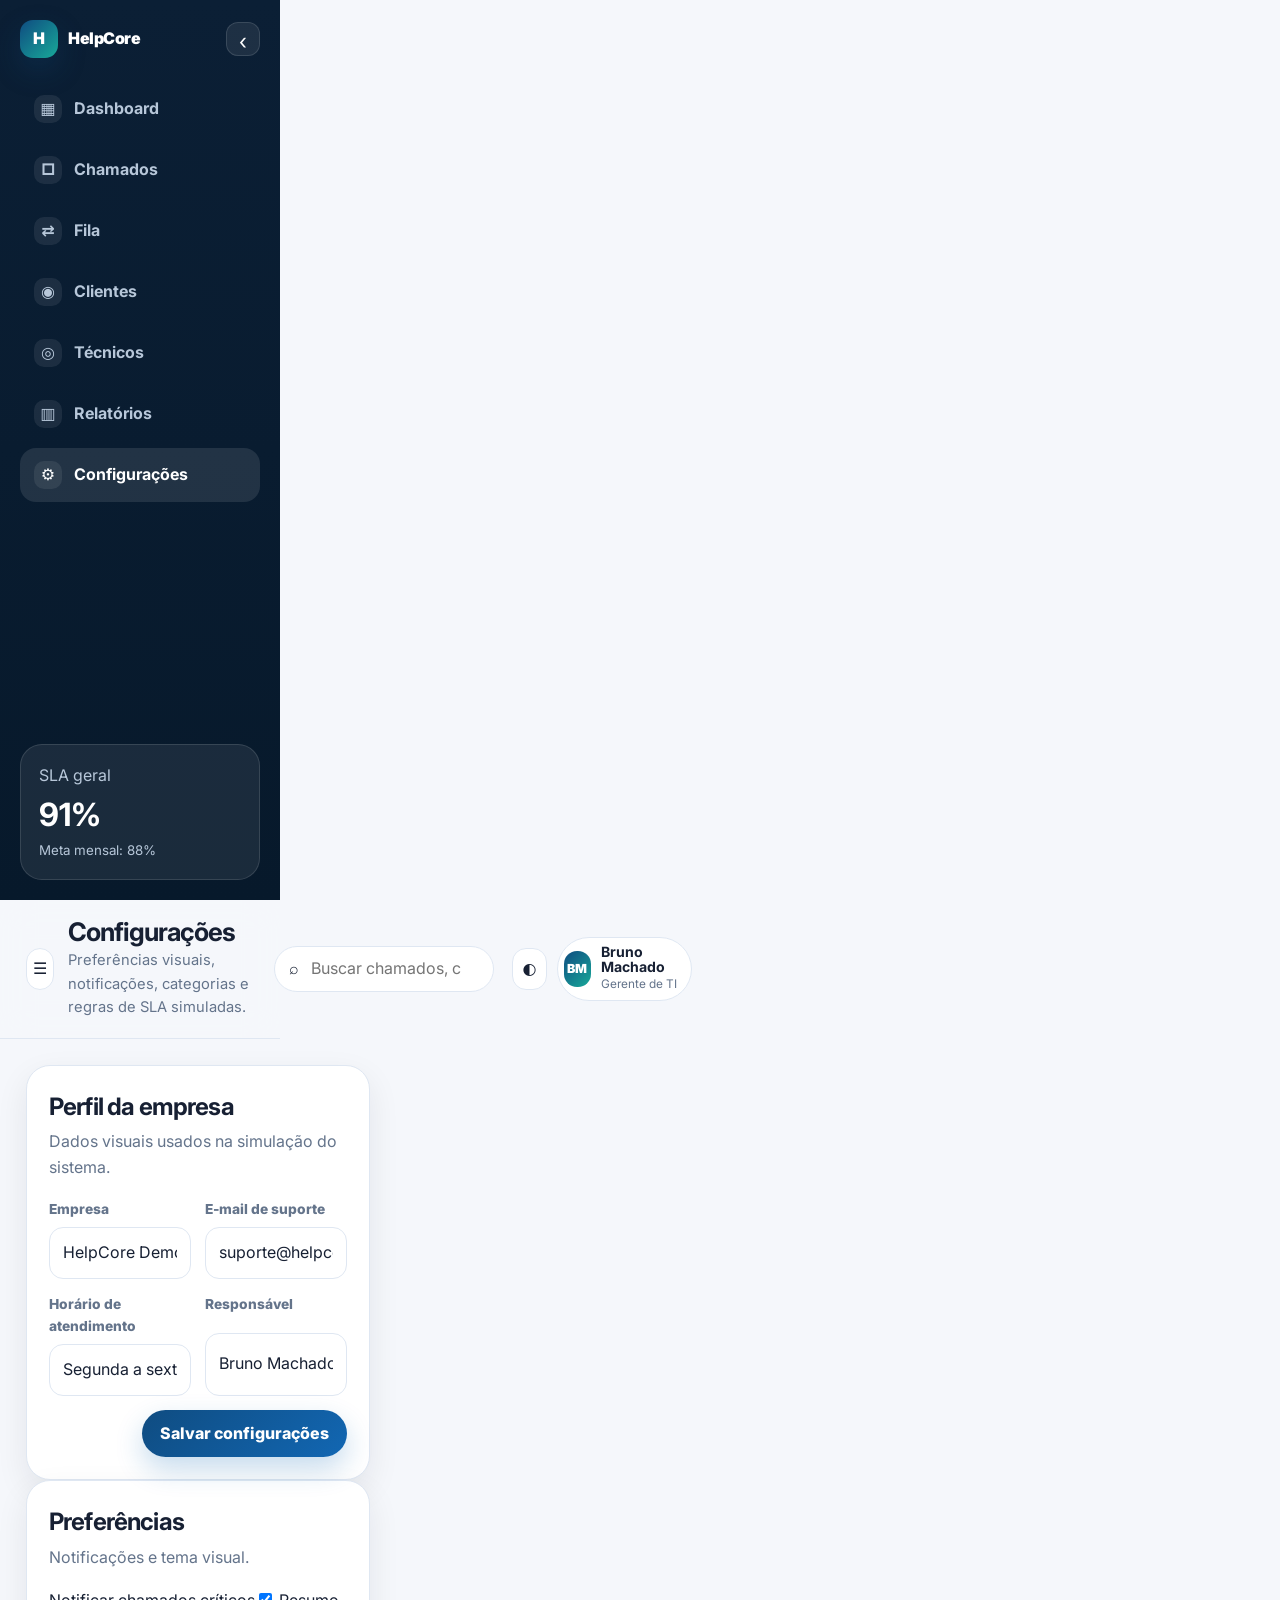
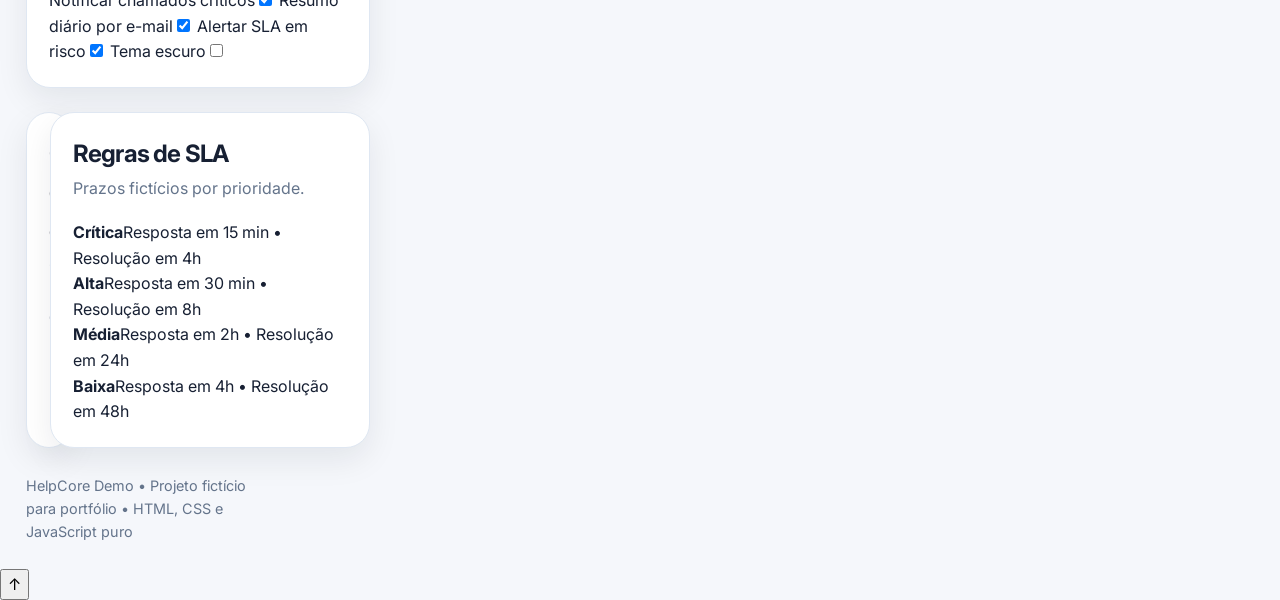
<file: configuracoes.html>
<!DOCTYPE html>
<html lang="pt-BR">
<head>
  <meta charset="UTF-8">
  <meta name="viewport" content="width=device-width, initial-scale=1.0">
  <title>Configurações HelpCore — Preferências simuladas</title>
  <meta name="description" content="Configurações simuladas do HelpCore com perfil de empresa, notificações, tema claro/escuro e regras de SLA.">
  <meta name="theme-color" content="#0f4c81">
  <link rel="preconnect" href="https://fonts.googleapis.com">
  <link rel="preconnect" href="https://fonts.gstatic.com" crossorigin>
  <link href="https://fonts.googleapis.com/css2?family=Inter:wght@400;500;600;700;800&display=swap" rel="stylesheet">
  <link rel="stylesheet" href="assets/css/style.css">
</head>
<body class="app-page">

<a class="skip-link" href="#conteudo">Pular para o conteúdo</a>
<div class="app-shell">
  
<aside class="sidebar" data-sidebar>
  <div class="sidebar__brand">
    <a class="brand" href="index.html" aria-label="HelpCore">
      <span class="brand__mark">H</span>
      <span>HelpCore</span>
    </a>
    <button class="sidebar-collapse" type="button" aria-label="Recolher sidebar" data-sidebar-collapse>‹</button>
  </div>
  <nav class="sidebar__nav" aria-label="Navegação administrativa">
    <a href="dashboard.html" data-nav-link><span>▦</span><b>Dashboard</b></a>
    <a href="chamados.html" data-nav-link><span>□</span><b>Chamados</b></a>
    <a href="fila.html" data-nav-link><span>⇄</span><b>Fila</b></a>
    <a href="clientes.html" data-nav-link><span>◉</span><b>Clientes</b></a>
    <a href="tecnicos.html" data-nav-link><span>◎</span><b>Técnicos</b></a>
    <a href="relatorios.html" data-nav-link><span>▥</span><b>Relatórios</b></a>
    <a href="configuracoes.html" data-nav-link><span>⚙</span><b>Configurações</b></a>
  </nav>
  <div class="sidebar__mini-card">
    <span>SLA geral</span>
    <strong>91%</strong>
    <small>Meta mensal: 88%</small>
  </div>
</aside>

  <div class="sidebar-backdrop" data-sidebar-backdrop></div>
  <div class="app-main">
    
<header class="app-topbar">
  <div class="topbar-left">
    <button class="icon-button" type="button" aria-label="Abrir menu administrativo" data-mobile-sidebar>☰</button>
    <div>
      <h1>Configurações</h1>
      <p>Preferências visuais, notificações, categorias e regras de SLA simuladas.</p>
    </div>
  </div>
  <div class="topbar-search" role="search">
    <span>⌕</span>
    <input type="search" placeholder="Buscar chamados, clientes ou técnicos..." aria-label="Busca global visual">
  </div>
  <div class="topbar-actions">
    
    <button class="icon-button" type="button" aria-label="Alternar tema" data-theme-toggle>◐</button>
    <div class="user-chip" aria-label="Usuário conectado">
      <span class="avatar avatar--sm">BM</span>
      <div><strong>Bruno Machado</strong><small>Gerente de TI</small></div>
    </div>
  </div>
</header>

    <main id="conteudo" class="app-content">
      
<section class="settings-grid">
  <article class="panel reveal">
    <div class="panel__header"><div><h2>Perfil da empresa</h2><p>Dados visuais usados na simulação do sistema.</p></div></div>
    <form id="settingsForm" class="form-grid">
      <label class="field"><span>Empresa</span><input name="company" value="HelpCore Demo"></label>
      <label class="field"><span>E-mail de suporte</span><input name="email" type="email" value="suporte@helpcore.demo"></label>
      <label class="field"><span>Horário de atendimento</span><input name="hours" value="Segunda a sexta, 8h às 18h"></label>
      <label class="field"><span>Responsável</span><input name="owner" value="Bruno Machado"></label>
      <div class="form-actions field--full"><button class="btn btn--primary" type="submit">Salvar configurações</button></div>
    </form>
  </article>
  <article class="panel reveal">
    <div class="panel__header"><div><h2>Preferências</h2><p>Notificações e tema visual.</p></div></div>
    <div class="settings-list">
      <label class="switch-row"><span>Notificar chamados críticos</span><input type="checkbox" checked><i></i></label>
      <label class="switch-row"><span>Resumo diário por e-mail</span><input type="checkbox" checked><i></i></label>
      <label class="switch-row"><span>Alertar SLA em risco</span><input type="checkbox" checked><i></i></label>
      <label class="switch-row"><span>Tema escuro</span><input type="checkbox" data-theme-checkbox><i></i></label>
    </div>
  </article>
</section>
<section class="dashboard-grid">
  <article class="panel reveal"><div class="panel__header"><div><h2>Categorias de chamado</h2><p>Classificação usada na demo.</p></div></div><div class="tag-list"><span>Hardware</span><span>Software</span><span>Rede</span><span>Impressora</span><span>E-mail</span><span>Sistema</span><span>Acesso</span><span>Segurança</span></div></article>
  <article class="panel reveal"><div class="panel__header"><div><h2>Regras de SLA</h2><p>Prazos fictícios por prioridade.</p></div></div><div class="sla-rules"><div><strong>Crítica</strong><span>Resposta em 15 min • Resolução em 4h</span></div><div><strong>Alta</strong><span>Resposta em 30 min • Resolução em 8h</span></div><div><strong>Média</strong><span>Resposta em 2h • Resolução em 24h</span></div><div><strong>Baixa</strong><span>Resposta em 4h • Resolução em 48h</span></div></div></article>
</section>

    </main>
    <footer class="app-footer">HelpCore Demo • Projeto fictício para portfólio • HTML, CSS e JavaScript puro</footer>
  </div>
</div>
<button class="back-to-top" type="button" aria-label="Voltar ao topo" data-back-to-top>↑</button>
<div class="toast" role="status" aria-live="polite" data-toast></div>

  <script src="assets/js/script.js"></script>
</body>
</html>
</file>
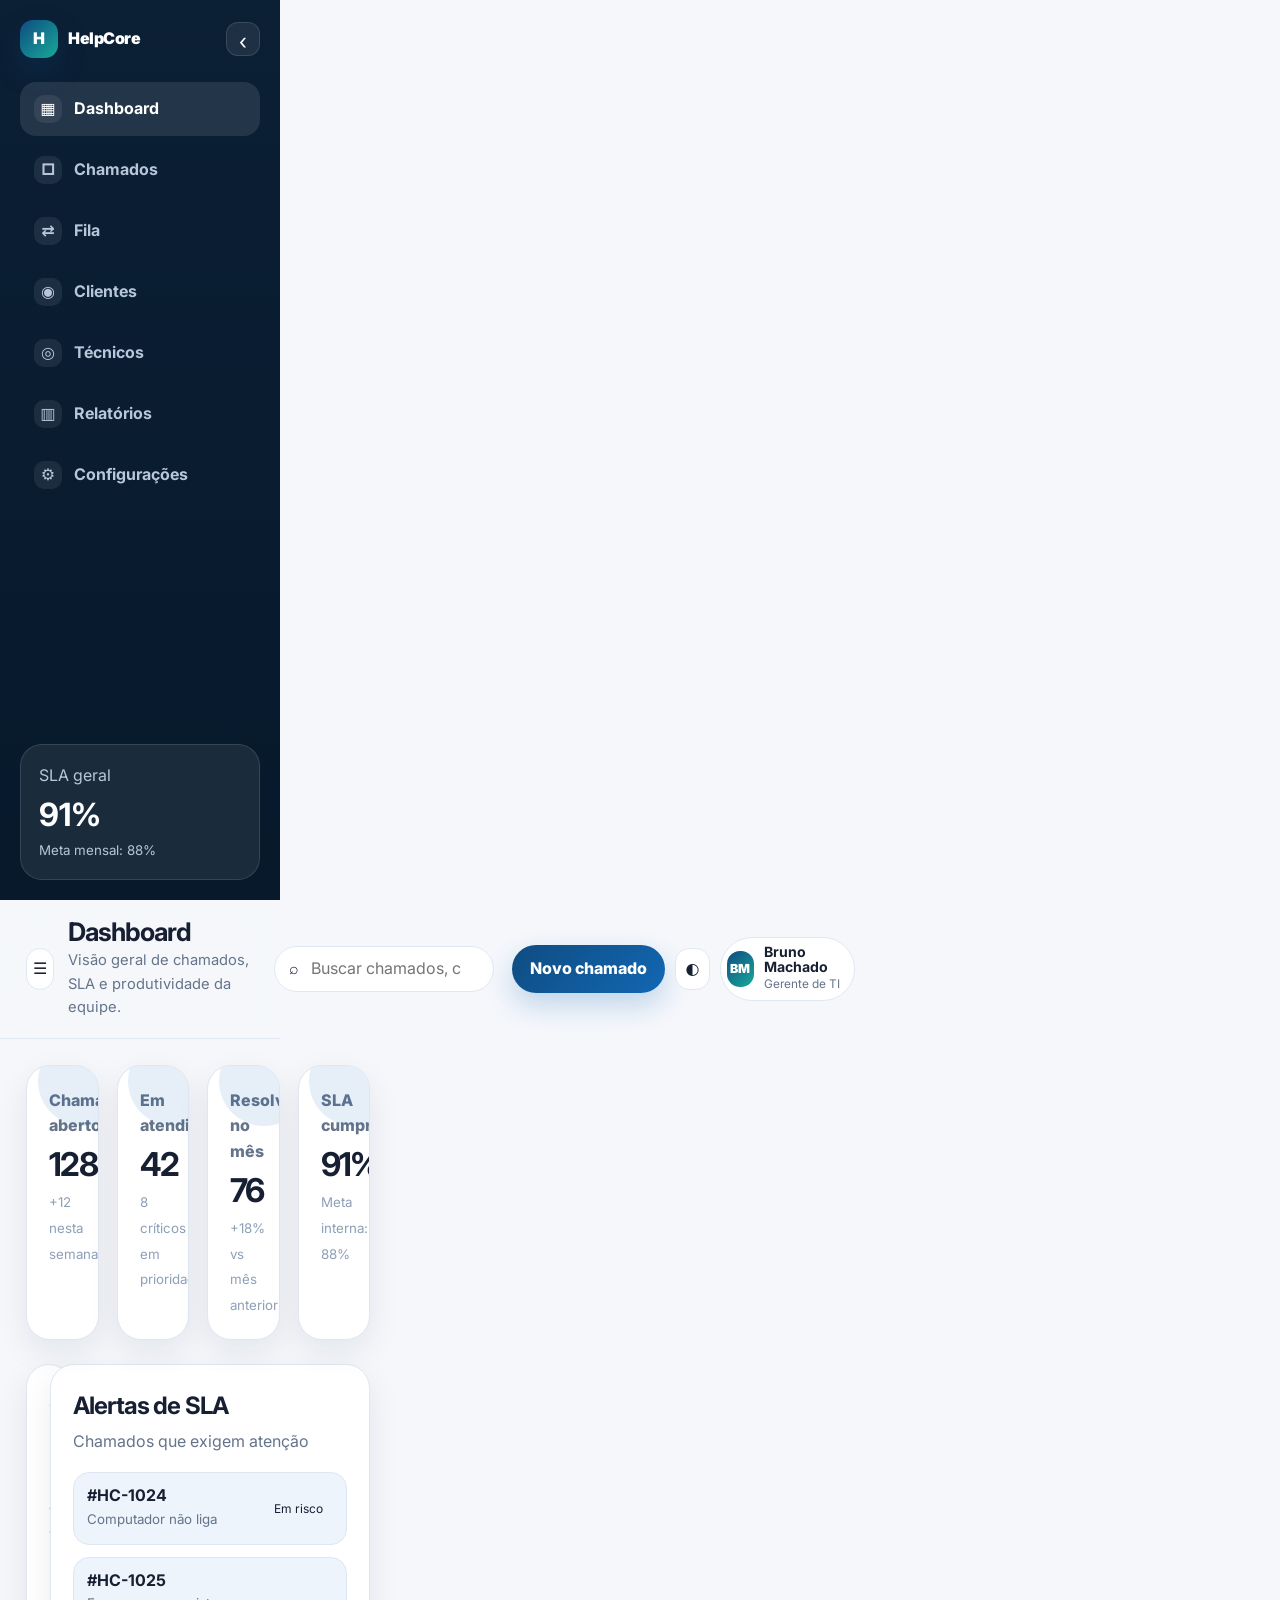
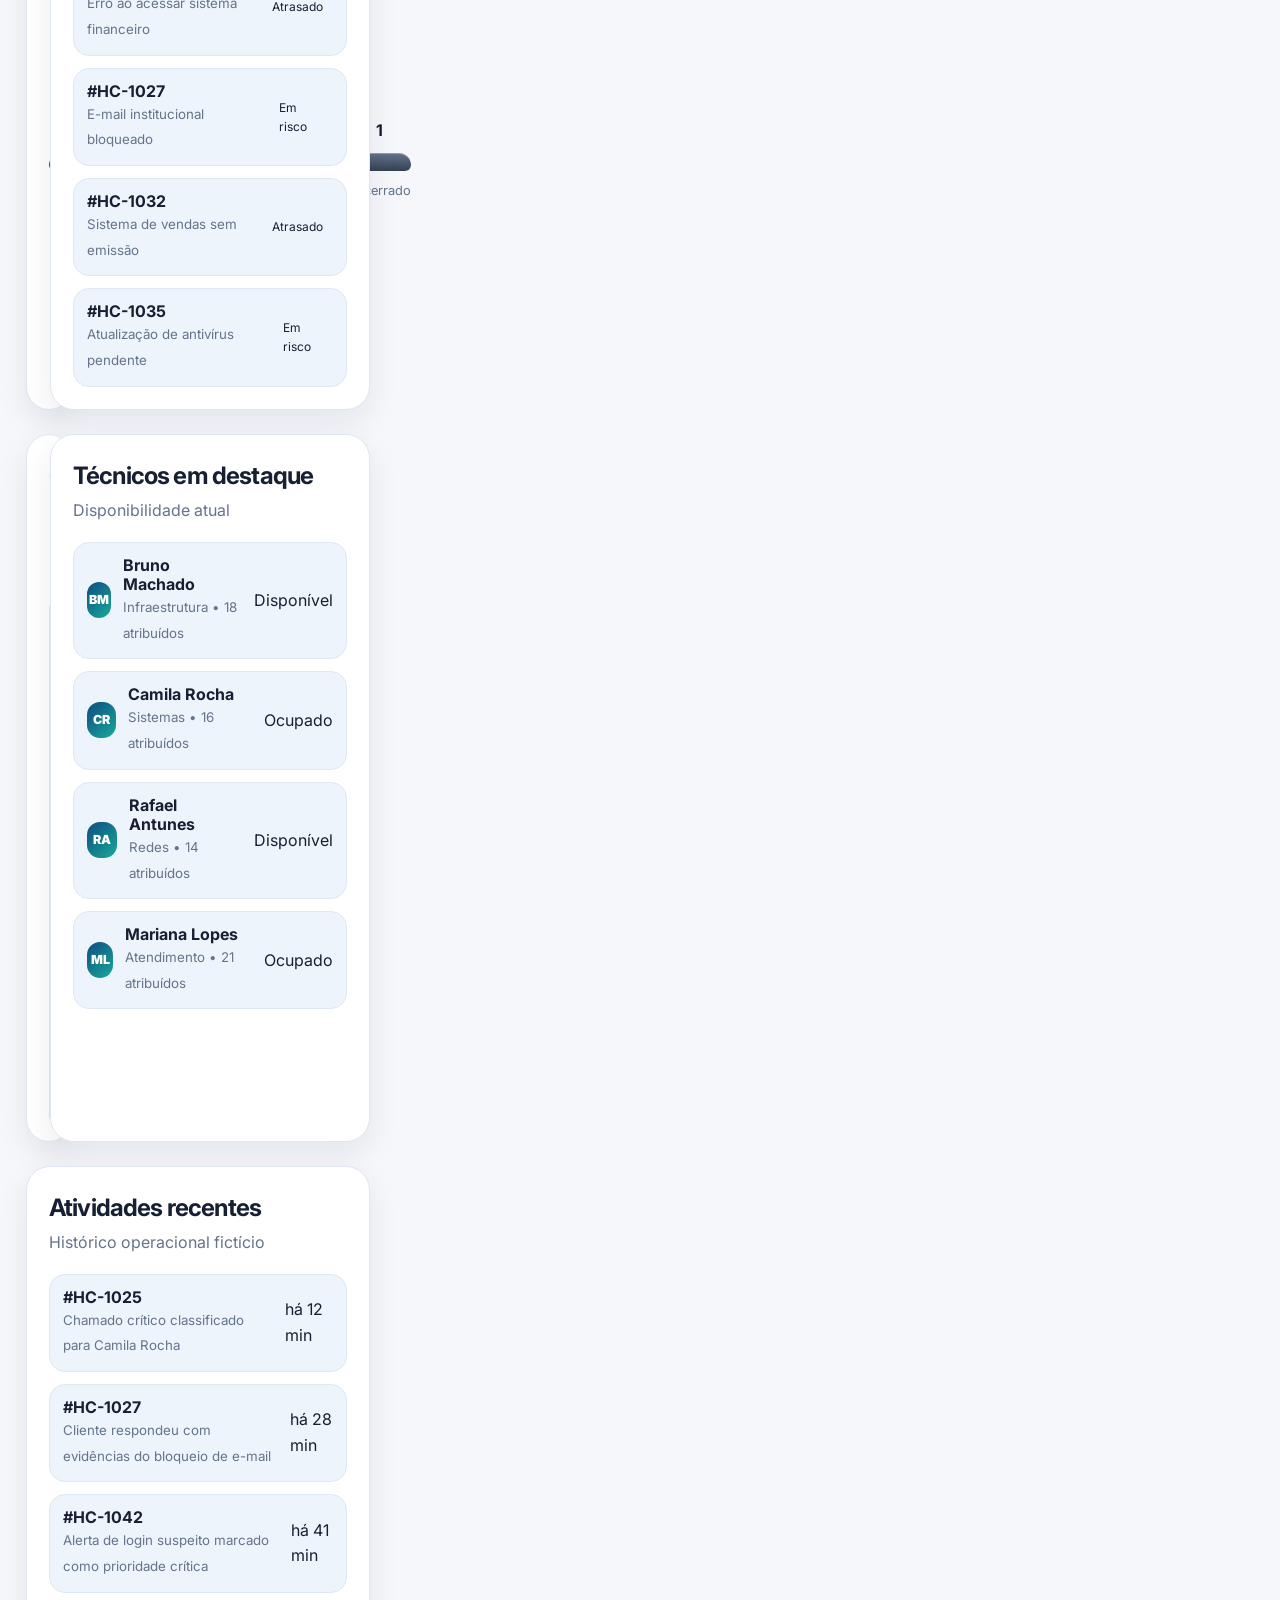
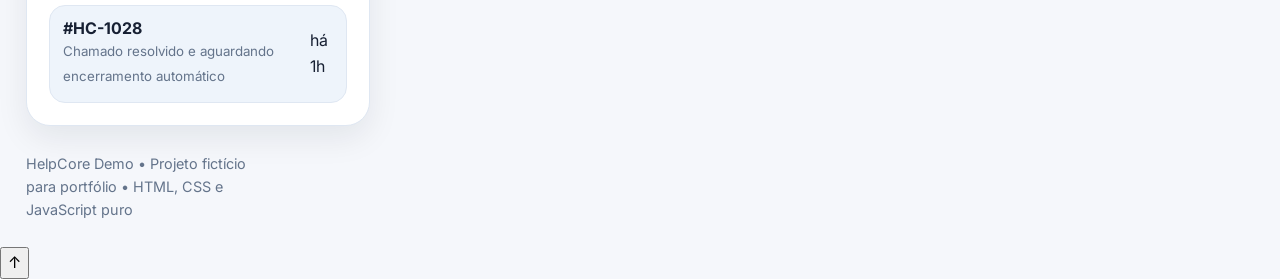
<file: dashboard.html>
<!DOCTYPE html>
<html lang="pt-BR">
<head>
  <meta charset="UTF-8">
  <meta name="viewport" content="width=device-width, initial-scale=1.0">
  <title>Dashboard HelpCore — Painel principal</title>
  <meta name="description" content="Painel principal fictício do HelpCore com métricas, gráficos, chamados recentes, técnicos e alertas de SLA.">
  <meta name="theme-color" content="#0f4c81">
  <link rel="preconnect" href="https://fonts.googleapis.com">
  <link rel="preconnect" href="https://fonts.gstatic.com" crossorigin>
  <link href="https://fonts.googleapis.com/css2?family=Inter:wght@400;500;600;700;800&display=swap" rel="stylesheet">
  <link rel="stylesheet" href="assets/css/style.css">
</head>
<body class="app-page">

<a class="skip-link" href="#conteudo">Pular para o conteúdo</a>
<div class="app-shell">
  
<aside class="sidebar" data-sidebar>
  <div class="sidebar__brand">
    <a class="brand" href="index.html" aria-label="HelpCore">
      <span class="brand__mark">H</span>
      <span>HelpCore</span>
    </a>
    <button class="sidebar-collapse" type="button" aria-label="Recolher sidebar" data-sidebar-collapse>‹</button>
  </div>
  <nav class="sidebar__nav" aria-label="Navegação administrativa">
    <a href="dashboard.html" data-nav-link><span>▦</span><b>Dashboard</b></a>
    <a href="chamados.html" data-nav-link><span>□</span><b>Chamados</b></a>
    <a href="fila.html" data-nav-link><span>⇄</span><b>Fila</b></a>
    <a href="clientes.html" data-nav-link><span>◉</span><b>Clientes</b></a>
    <a href="tecnicos.html" data-nav-link><span>◎</span><b>Técnicos</b></a>
    <a href="relatorios.html" data-nav-link><span>▥</span><b>Relatórios</b></a>
    <a href="configuracoes.html" data-nav-link><span>⚙</span><b>Configurações</b></a>
  </nav>
  <div class="sidebar__mini-card">
    <span>SLA geral</span>
    <strong>91%</strong>
    <small>Meta mensal: 88%</small>
  </div>
</aside>

  <div class="sidebar-backdrop" data-sidebar-backdrop></div>
  <div class="app-main">
    
<header class="app-topbar">
  <div class="topbar-left">
    <button class="icon-button" type="button" aria-label="Abrir menu administrativo" data-mobile-sidebar>☰</button>
    <div>
      <h1>Dashboard</h1>
      <p>Visão geral de chamados, SLA e produtividade da equipe.</p>
    </div>
  </div>
  <div class="topbar-search" role="search">
    <span>⌕</span>
    <input type="search" placeholder="Buscar chamados, clientes ou técnicos..." aria-label="Busca global visual">
  </div>
  <div class="topbar-actions">
    <a class="btn btn--primary" href="chamados.html">Novo chamado</a>
    <button class="icon-button" type="button" aria-label="Alternar tema" data-theme-toggle>◐</button>
    <div class="user-chip" aria-label="Usuário conectado">
      <span class="avatar avatar--sm">BM</span>
      <div><strong>Bruno Machado</strong><small>Gerente de TI</small></div>
    </div>
  </div>
</header>

    <main id="conteudo" class="app-content">
      <div class="page-actions"><button class="btn btn--primary" data-open-new-ticket>Novo chamado</button></div>
<section class="metrics-grid" aria-label="Resumo do dashboard">
  <article class="metric-card reveal"><span>Chamados abertos</span><strong>128</strong><small>+12 nesta semana</small></article>
  <article class="metric-card reveal"><span>Em atendimento</span><strong>42</strong><small>8 críticos em prioridade</small></article>
  <article class="metric-card reveal"><span>Resolvidos no mês</span><strong>76</strong><small>+18% vs mês anterior</small></article>
  <article class="metric-card reveal"><span>SLA cumprido</span><strong>91%</strong><small>Meta interna: 88%</small></article>
</section>

<section class="dashboard-grid">
  <article class="panel panel--wide reveal">
    <div class="panel__header"><div><h2>Chamados por status</h2><p>Distribuição atual da operação</p></div><span class="badge badge--info">Tempo real visual</span></div>
    <div class="status-chart" id="statusChart"></div>
  </article>
  <article class="panel reveal">
    <div class="panel__header"><div><h2>Alertas de SLA</h2><p>Chamados que exigem atenção</p></div></div>
    <div class="sla-list" id="slaAlerts"></div>
  </article>
</section>

<section class="dashboard-grid">
  <article class="panel panel--wide reveal">
    <div class="panel__header"><div><h2>Chamados recentes</h2><p>Últimos registros da fila</p></div><a class="text-link" href="chamados.html">Ver todos</a></div>
    <div class="table-wrap"><table class="data-table"><thead><tr><th>Código</th><th>Título</th><th>Cliente</th><th>Prioridade</th><th>Status</th><th>SLA</th></tr></thead><tbody id="recentTicketsTable"></tbody></table></div>
  </article>
  <article class="panel reveal">
    <div class="panel__header"><div><h2>Técnicos em destaque</h2><p>Disponibilidade atual</p></div></div>
    <div class="tech-list" id="featuredTechs"></div>
  </article>
</section>

<section class="panel reveal">
  <div class="panel__header"><div><h2>Atividades recentes</h2><p>Histórico operacional fictício</p></div></div>
  <div class="activity-list" id="activityList"></div>
</section>

    </main>
    <footer class="app-footer">HelpCore Demo • Projeto fictício para portfólio • HTML, CSS e JavaScript puro</footer>
  </div>
</div>
<button class="back-to-top" type="button" aria-label="Voltar ao topo" data-back-to-top>↑</button>
<div class="toast" role="status" aria-live="polite" data-toast></div>

  <script src="assets/js/script.js"></script>
</body>
</html>
</file>
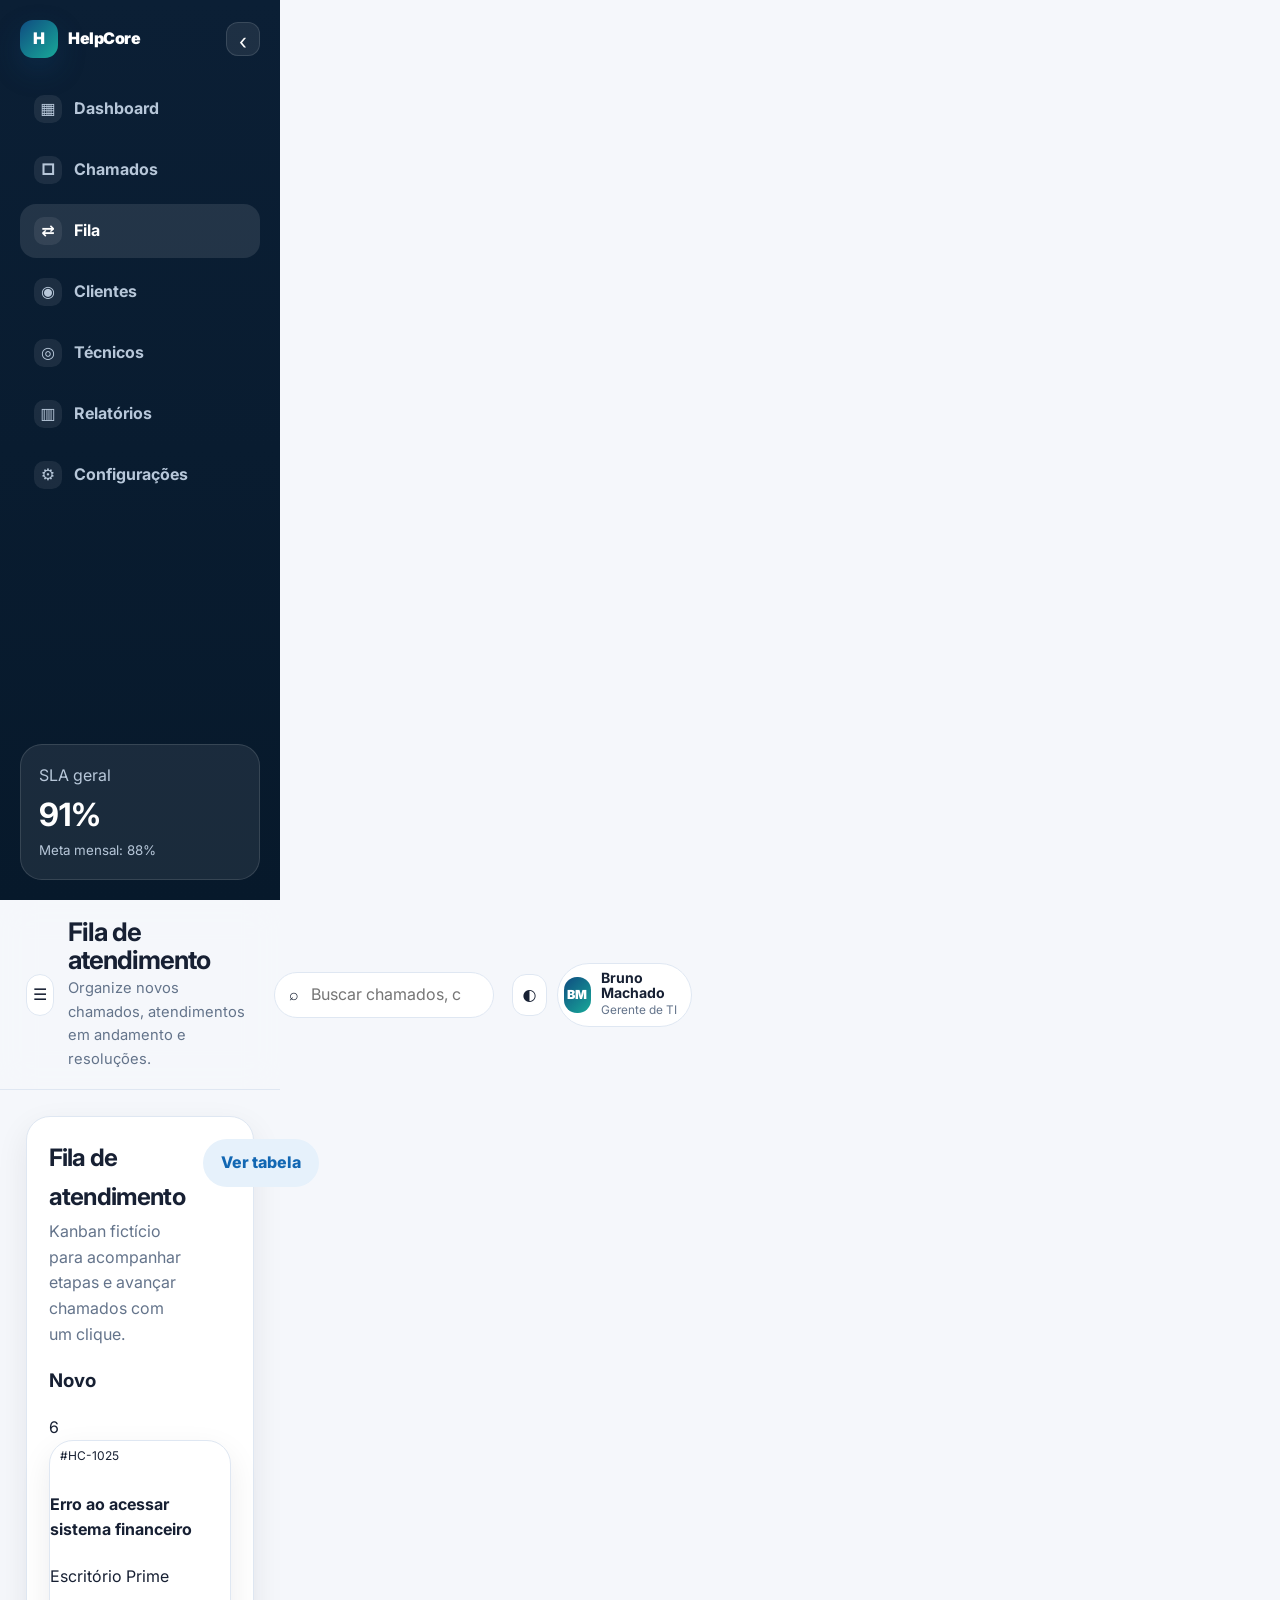
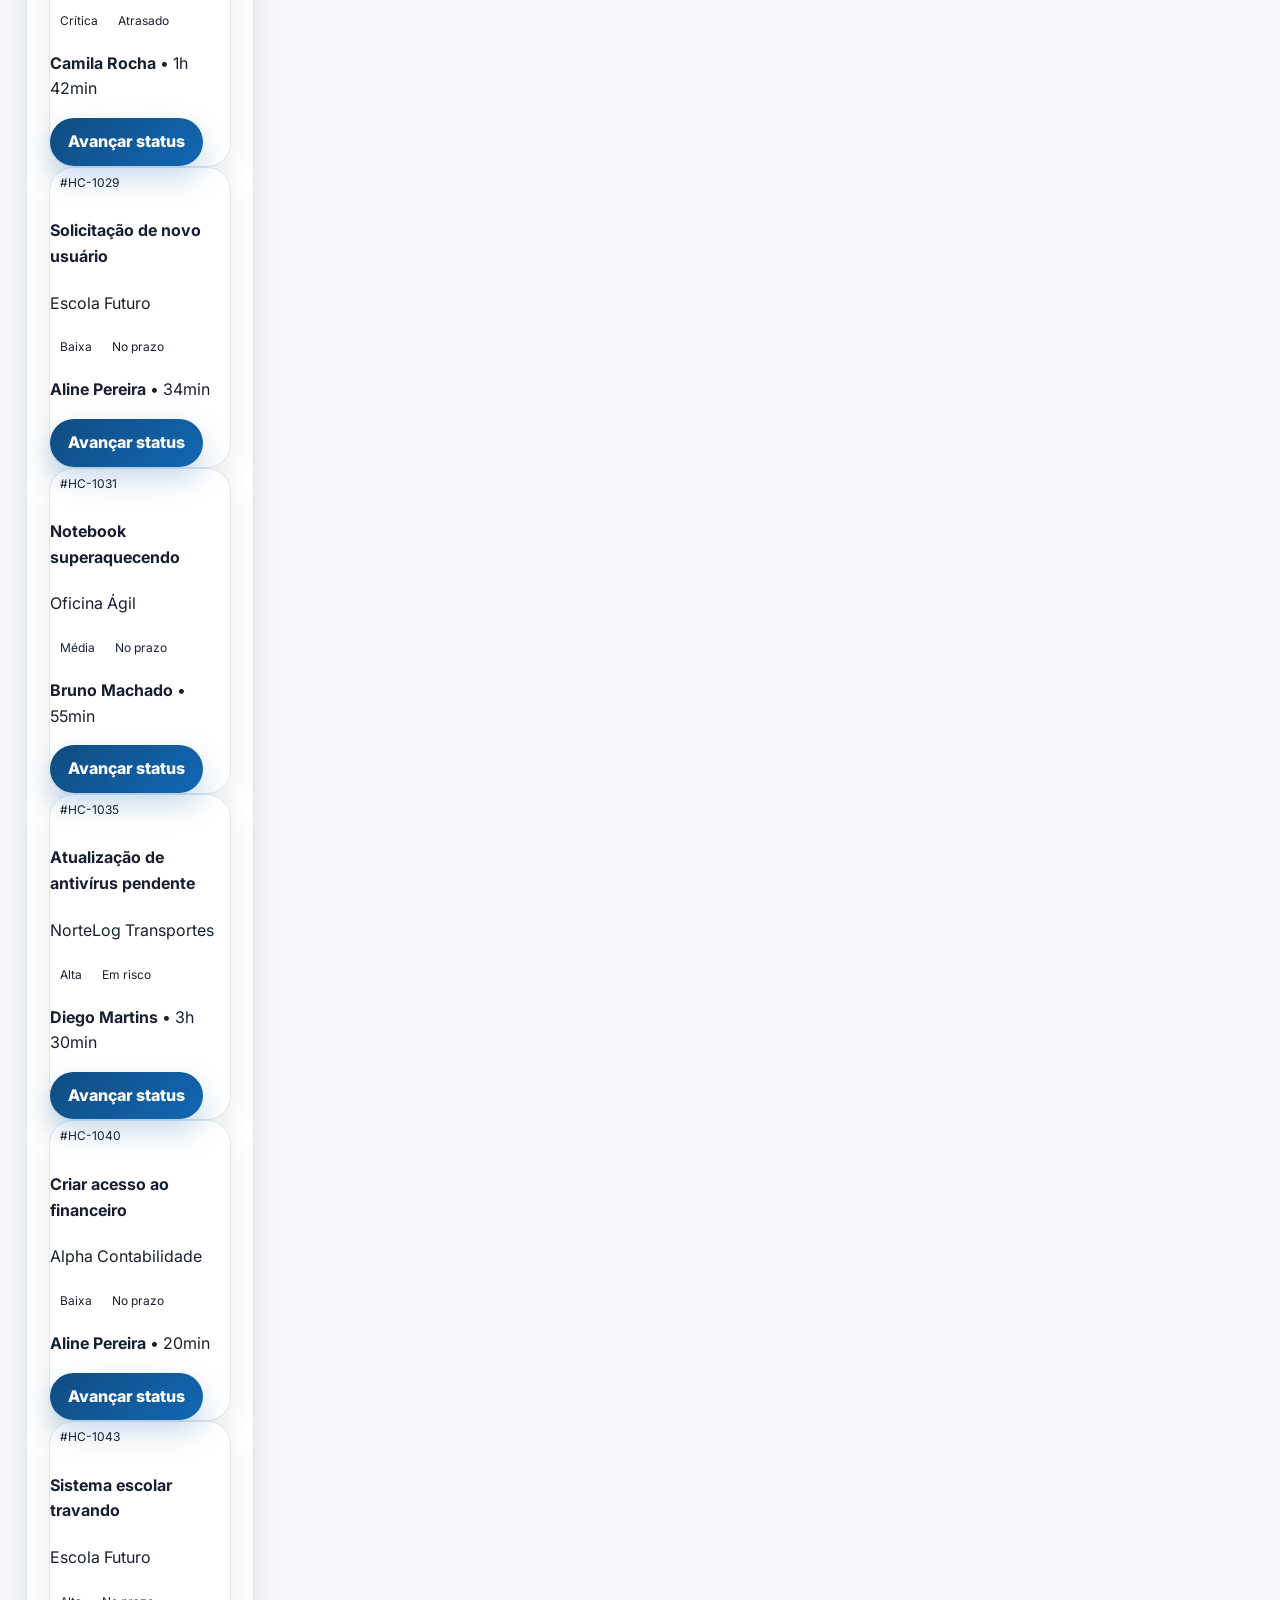
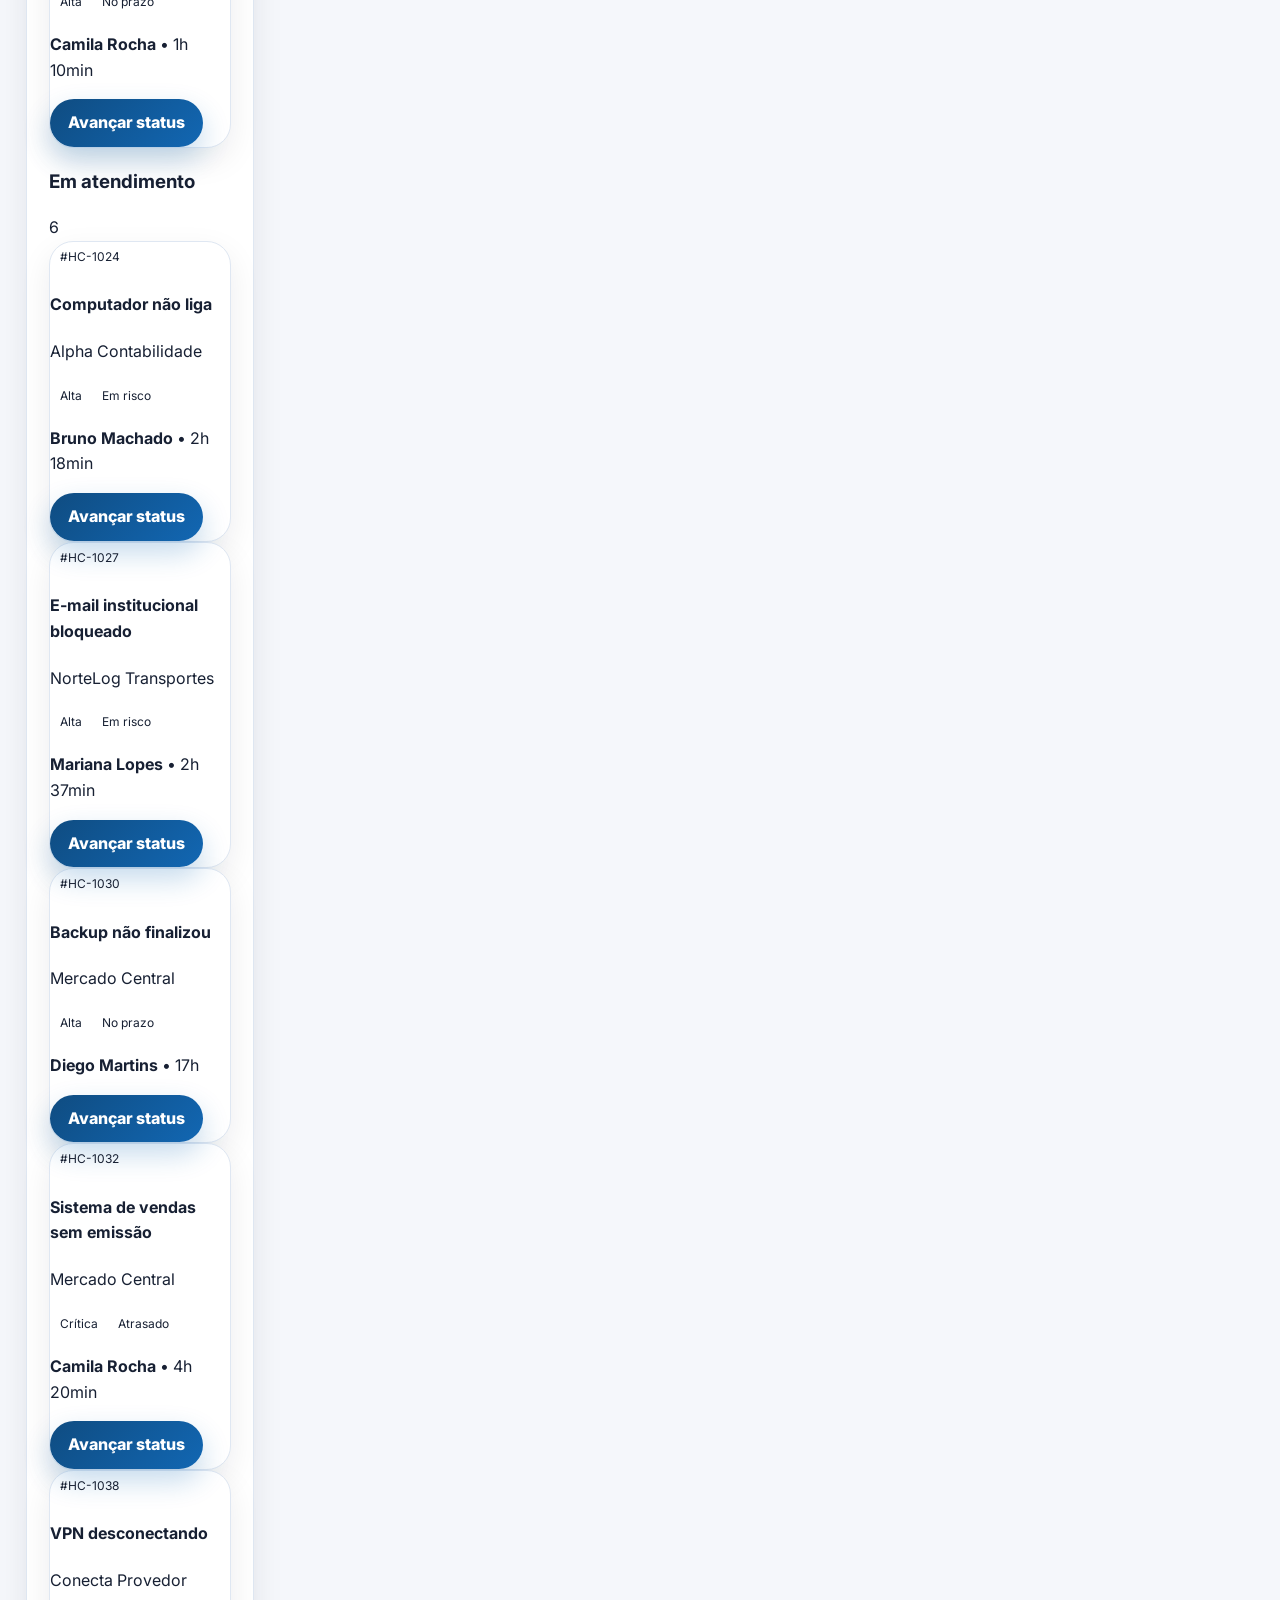
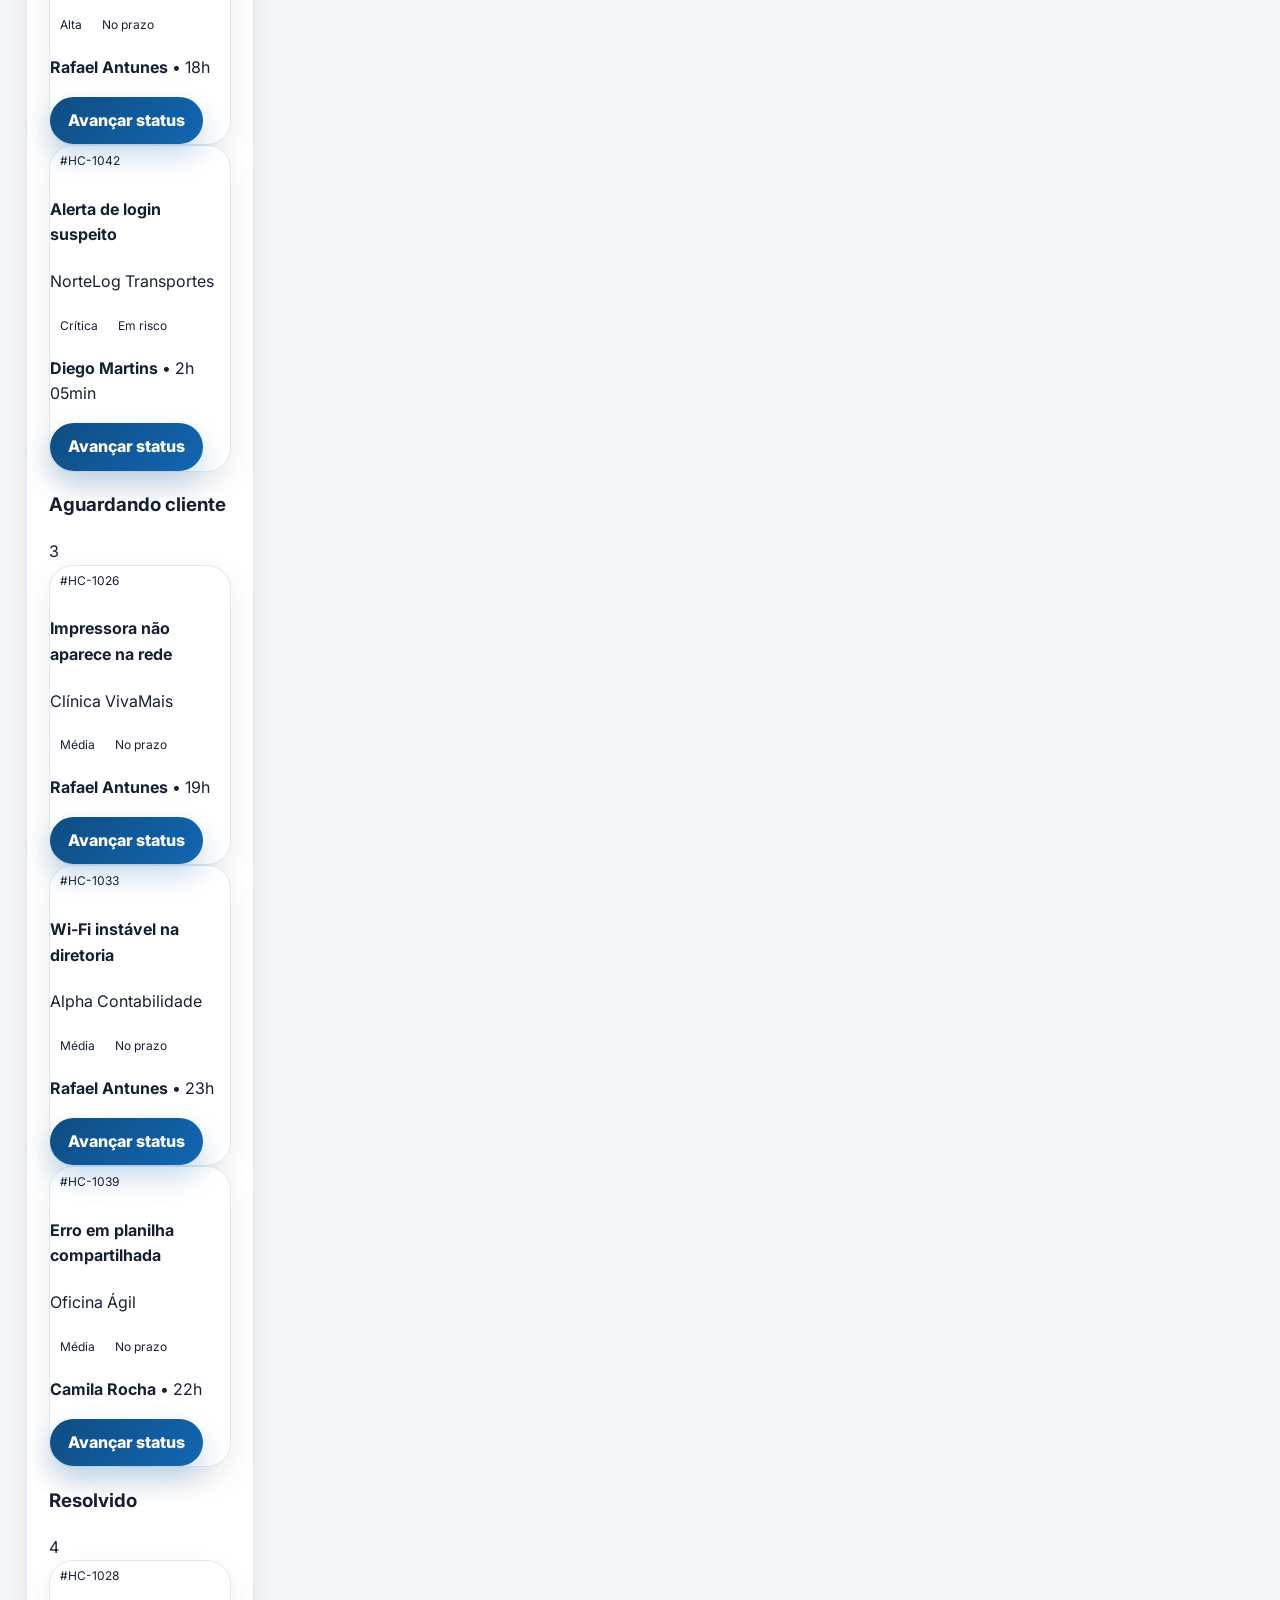
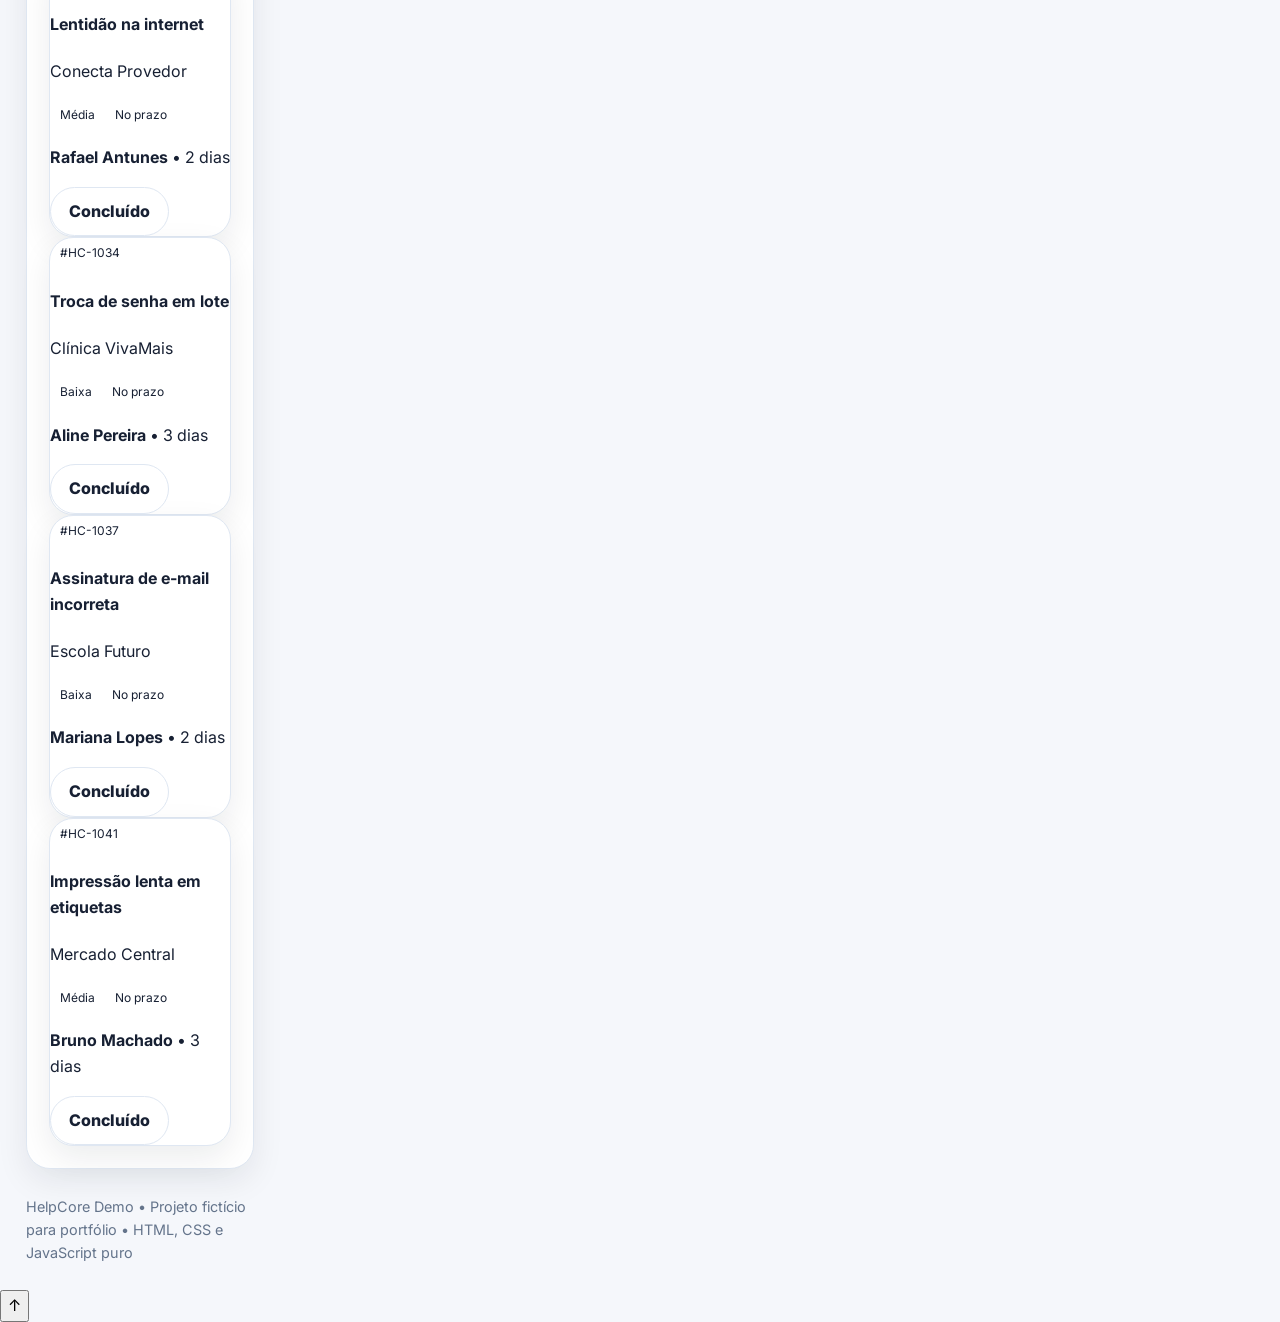
<file: fila.html>
<!DOCTYPE html>
<html lang="pt-BR">
<head>
  <meta charset="UTF-8">
  <meta name="viewport" content="width=device-width, initial-scale=1.0">
  <title>Fila HelpCore — Kanban de atendimento</title>
  <meta name="description" content="Fila kanban fictícia do HelpCore com chamados por etapa e simulação de avanço de status.">
  <meta name="theme-color" content="#0f4c81">
  <link rel="preconnect" href="https://fonts.googleapis.com">
  <link rel="preconnect" href="https://fonts.gstatic.com" crossorigin>
  <link href="https://fonts.googleapis.com/css2?family=Inter:wght@400;500;600;700;800&display=swap" rel="stylesheet">
  <link rel="stylesheet" href="assets/css/style.css">
</head>
<body class="app-page">

<a class="skip-link" href="#conteudo">Pular para o conteúdo</a>
<div class="app-shell">
  
<aside class="sidebar" data-sidebar>
  <div class="sidebar__brand">
    <a class="brand" href="index.html" aria-label="HelpCore">
      <span class="brand__mark">H</span>
      <span>HelpCore</span>
    </a>
    <button class="sidebar-collapse" type="button" aria-label="Recolher sidebar" data-sidebar-collapse>‹</button>
  </div>
  <nav class="sidebar__nav" aria-label="Navegação administrativa">
    <a href="dashboard.html" data-nav-link><span>▦</span><b>Dashboard</b></a>
    <a href="chamados.html" data-nav-link><span>□</span><b>Chamados</b></a>
    <a href="fila.html" data-nav-link><span>⇄</span><b>Fila</b></a>
    <a href="clientes.html" data-nav-link><span>◉</span><b>Clientes</b></a>
    <a href="tecnicos.html" data-nav-link><span>◎</span><b>Técnicos</b></a>
    <a href="relatorios.html" data-nav-link><span>▥</span><b>Relatórios</b></a>
    <a href="configuracoes.html" data-nav-link><span>⚙</span><b>Configurações</b></a>
  </nav>
  <div class="sidebar__mini-card">
    <span>SLA geral</span>
    <strong>91%</strong>
    <small>Meta mensal: 88%</small>
  </div>
</aside>

  <div class="sidebar-backdrop" data-sidebar-backdrop></div>
  <div class="app-main">
    
<header class="app-topbar">
  <div class="topbar-left">
    <button class="icon-button" type="button" aria-label="Abrir menu administrativo" data-mobile-sidebar>☰</button>
    <div>
      <h1>Fila de atendimento</h1>
      <p>Organize novos chamados, atendimentos em andamento e resoluções.</p>
    </div>
  </div>
  <div class="topbar-search" role="search">
    <span>⌕</span>
    <input type="search" placeholder="Buscar chamados, clientes ou técnicos..." aria-label="Busca global visual">
  </div>
  <div class="topbar-actions">
    
    <button class="icon-button" type="button" aria-label="Alternar tema" data-theme-toggle>◐</button>
    <div class="user-chip" aria-label="Usuário conectado">
      <span class="avatar avatar--sm">BM</span>
      <div><strong>Bruno Machado</strong><small>Gerente de TI</small></div>
    </div>
  </div>
</header>

    <main id="conteudo" class="app-content">
      
<section class="panel reveal">
  <div class="panel__header">
    <div><h2>Fila de atendimento</h2><p>Kanban fictício para acompanhar etapas e avançar chamados com um clique.</p></div>
    <a class="btn btn--soft" href="chamados.html">Ver tabela</a>
  </div>
  <div class="kanban-board" id="kanbanBoard" aria-label="Kanban de chamados"></div>
</section>

    </main>
    <footer class="app-footer">HelpCore Demo • Projeto fictício para portfólio • HTML, CSS e JavaScript puro</footer>
  </div>
</div>
<button class="back-to-top" type="button" aria-label="Voltar ao topo" data-back-to-top>↑</button>
<div class="toast" role="status" aria-live="polite" data-toast></div>

  <script src="assets/js/script.js"></script>
</body>
</html>
</file>
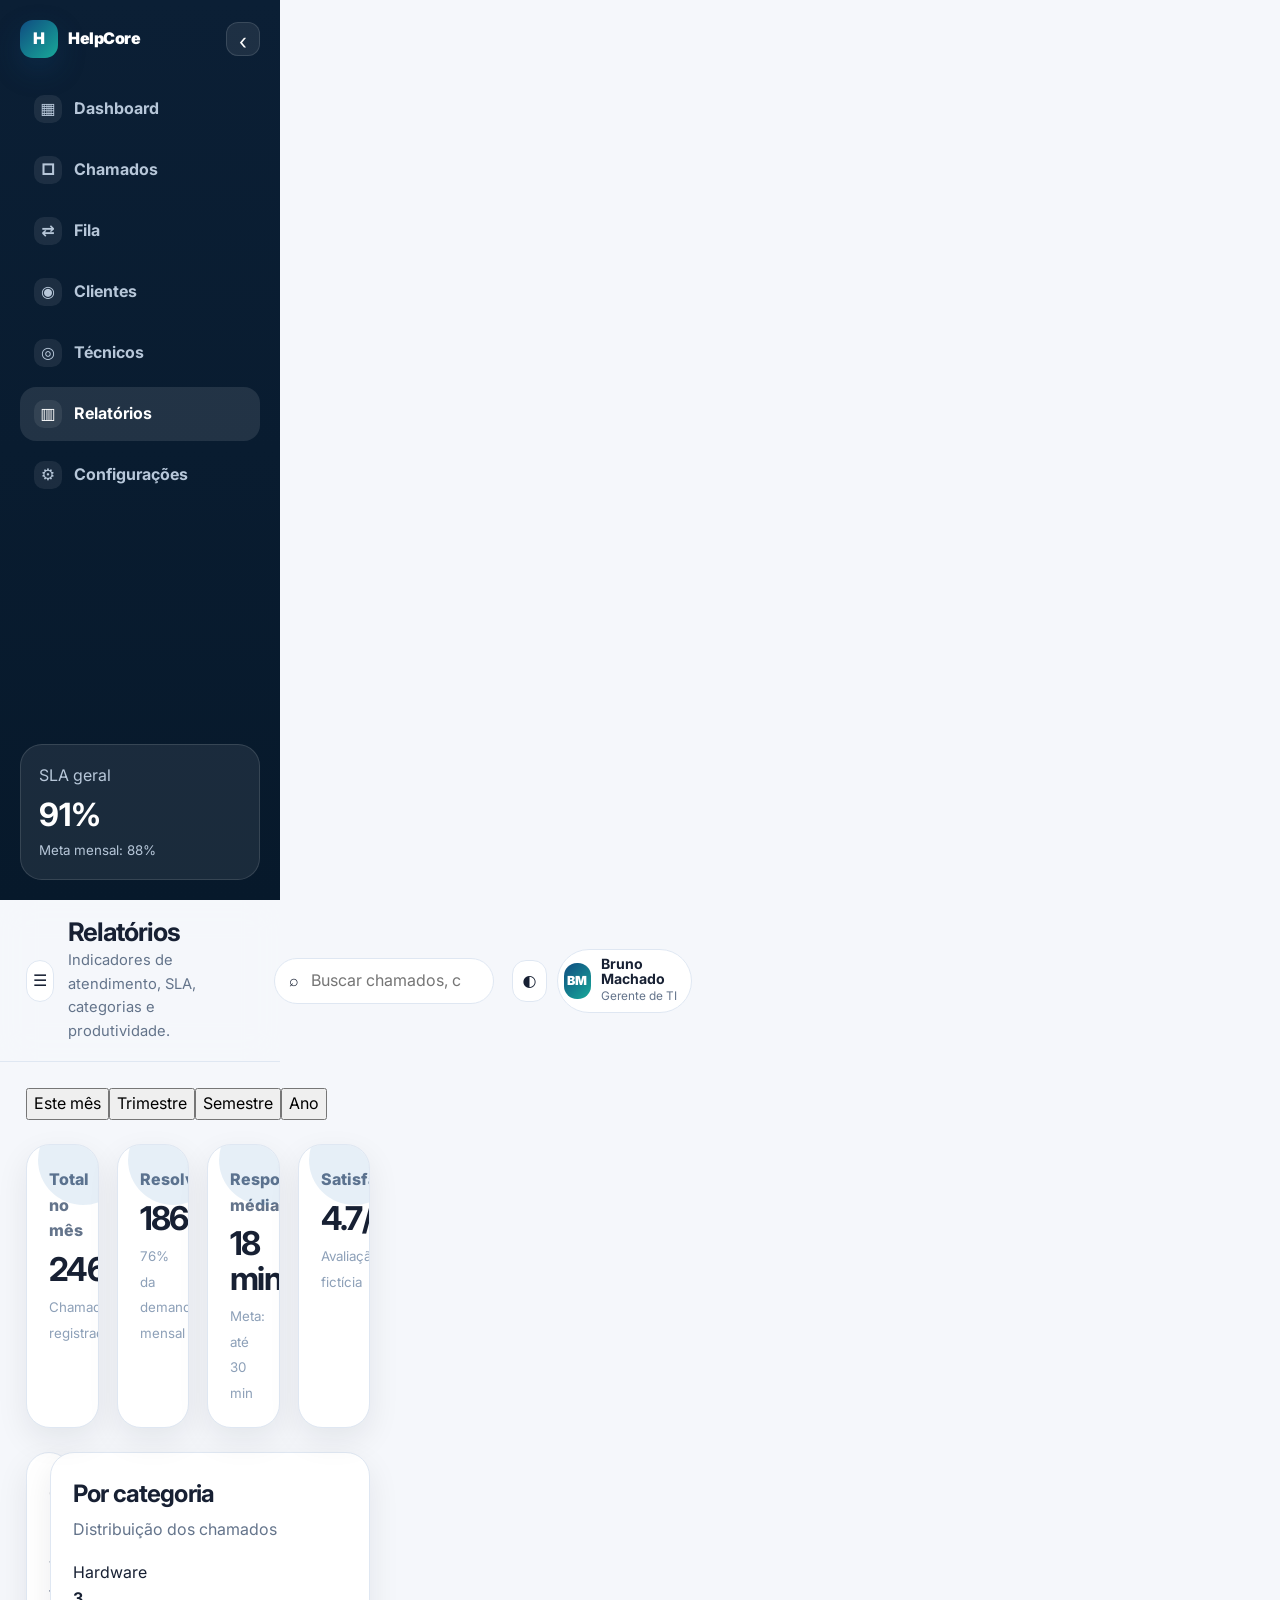
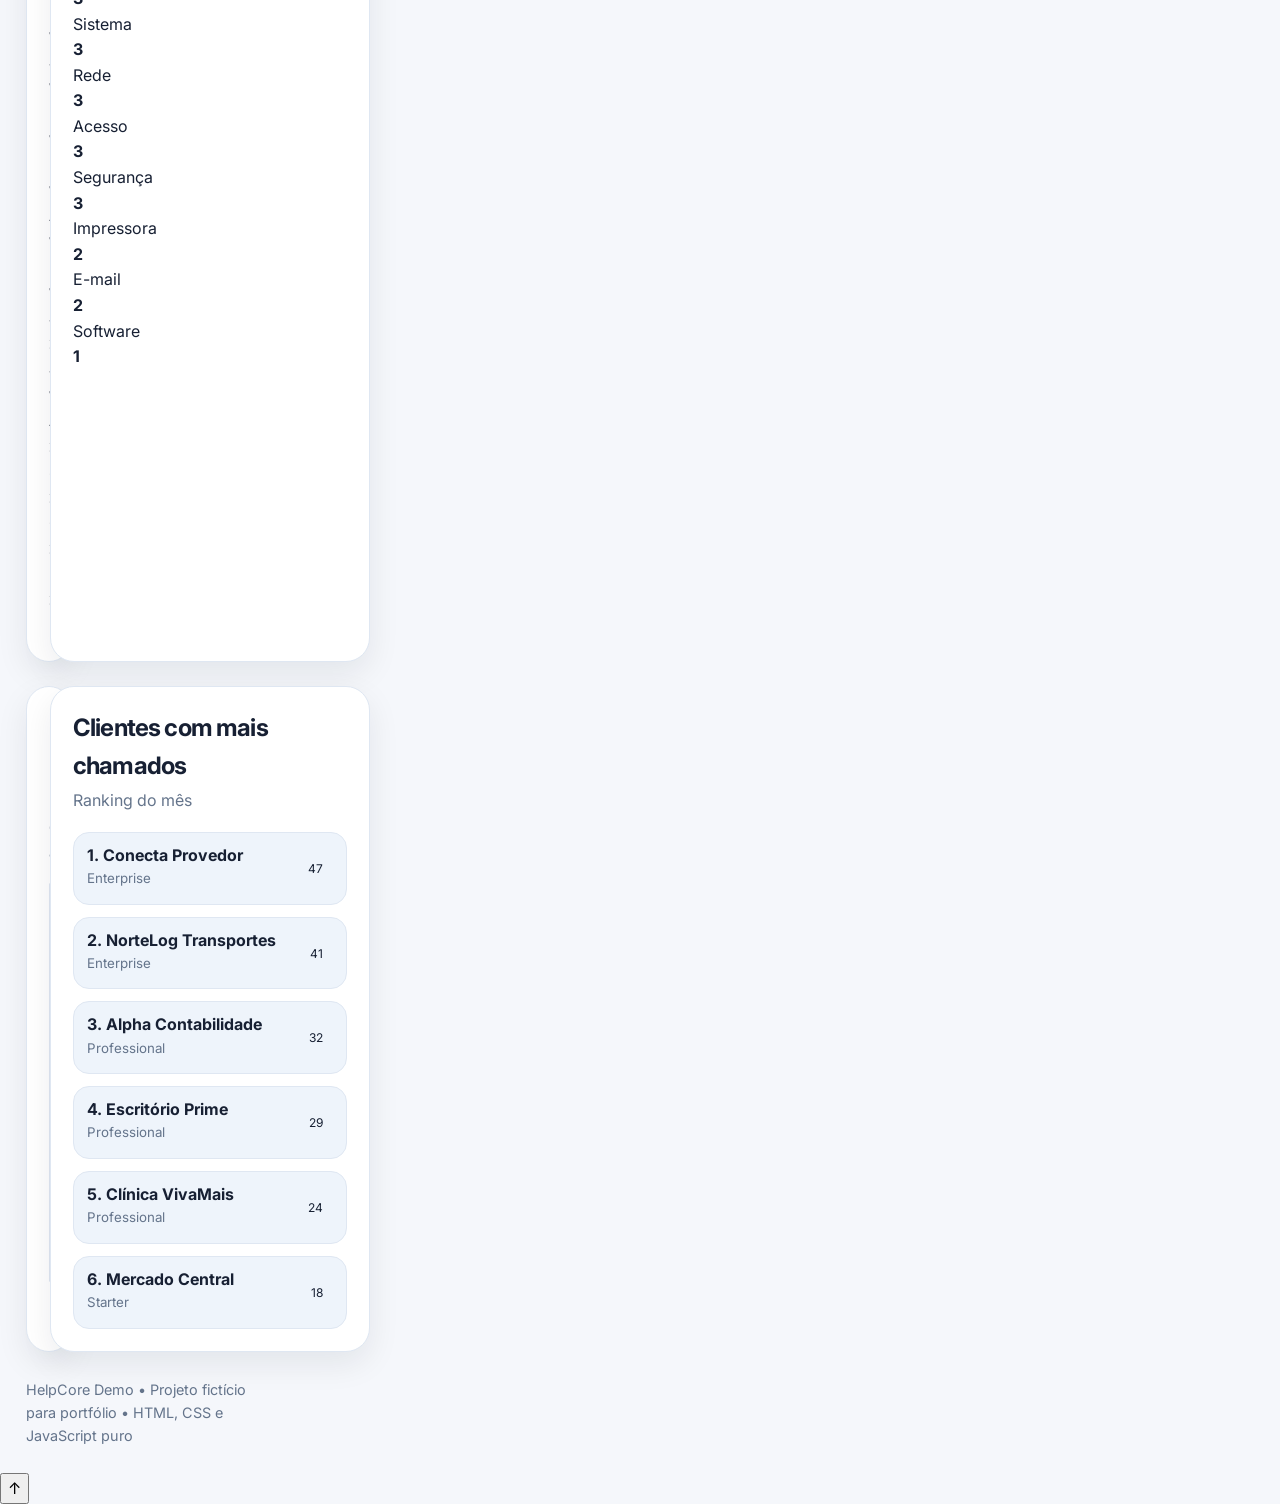
<file: relatorios.html>
<!DOCTYPE html>
<html lang="pt-BR">
<head>
  <meta charset="UTF-8">
  <meta name="viewport" content="width=device-width, initial-scale=1.0">
  <title>Relatórios HelpCore — Indicadores de suporte</title>
  <meta name="description" content="Relatórios fictícios do HelpCore com indicadores, gráficos CSS/JS, desempenho por técnico e ranking de clientes.">
  <meta name="theme-color" content="#0f4c81">
  <link rel="preconnect" href="https://fonts.googleapis.com">
  <link rel="preconnect" href="https://fonts.gstatic.com" crossorigin>
  <link href="https://fonts.googleapis.com/css2?family=Inter:wght@400;500;600;700;800&display=swap" rel="stylesheet">
  <link rel="stylesheet" href="assets/css/style.css">
</head>
<body class="app-page">

<a class="skip-link" href="#conteudo">Pular para o conteúdo</a>
<div class="app-shell">
  
<aside class="sidebar" data-sidebar>
  <div class="sidebar__brand">
    <a class="brand" href="index.html" aria-label="HelpCore">
      <span class="brand__mark">H</span>
      <span>HelpCore</span>
    </a>
    <button class="sidebar-collapse" type="button" aria-label="Recolher sidebar" data-sidebar-collapse>‹</button>
  </div>
  <nav class="sidebar__nav" aria-label="Navegação administrativa">
    <a href="dashboard.html" data-nav-link><span>▦</span><b>Dashboard</b></a>
    <a href="chamados.html" data-nav-link><span>□</span><b>Chamados</b></a>
    <a href="fila.html" data-nav-link><span>⇄</span><b>Fila</b></a>
    <a href="clientes.html" data-nav-link><span>◉</span><b>Clientes</b></a>
    <a href="tecnicos.html" data-nav-link><span>◎</span><b>Técnicos</b></a>
    <a href="relatorios.html" data-nav-link><span>▥</span><b>Relatórios</b></a>
    <a href="configuracoes.html" data-nav-link><span>⚙</span><b>Configurações</b></a>
  </nav>
  <div class="sidebar__mini-card">
    <span>SLA geral</span>
    <strong>91%</strong>
    <small>Meta mensal: 88%</small>
  </div>
</aside>

  <div class="sidebar-backdrop" data-sidebar-backdrop></div>
  <div class="app-main">
    
<header class="app-topbar">
  <div class="topbar-left">
    <button class="icon-button" type="button" aria-label="Abrir menu administrativo" data-mobile-sidebar>☰</button>
    <div>
      <h1>Relatórios</h1>
      <p>Indicadores de atendimento, SLA, categorias e produtividade.</p>
    </div>
  </div>
  <div class="topbar-search" role="search">
    <span>⌕</span>
    <input type="search" placeholder="Buscar chamados, clientes ou técnicos..." aria-label="Busca global visual">
  </div>
  <div class="topbar-actions">
    
    <button class="icon-button" type="button" aria-label="Alternar tema" data-theme-toggle>◐</button>
    <div class="user-chip" aria-label="Usuário conectado">
      <span class="avatar avatar--sm">BM</span>
      <div><strong>Bruno Machado</strong><small>Gerente de TI</small></div>
    </div>
  </div>
</header>

    <main id="conteudo" class="app-content">
      
<section class="filters-line reveal" aria-label="Filtros de período">
  <button class="chip is-active" type="button">Este mês</button><button class="chip" type="button">Trimestre</button><button class="chip" type="button">Semestre</button><button class="chip" type="button">Ano</button>
</section>
<section class="metrics-grid" aria-label="Indicadores de relatórios">
  <article class="metric-card reveal"><span>Total no mês</span><strong>246</strong><small>Chamados registrados</small></article>
  <article class="metric-card reveal"><span>Resolvidos</span><strong>186</strong><small>76% da demanda mensal</small></article>
  <article class="metric-card reveal"><span>Resposta média</span><strong>18 min</strong><small>Meta: até 30 min</small></article>
  <article class="metric-card reveal"><span>Satisfação</span><strong>4.7/5</strong><small>Avaliação fictícia</small></article>
</section>
<section class="dashboard-grid">
  <article class="panel panel--wide reveal"><div class="panel__header"><div><h2>Chamados por mês</h2><p>Volume mensal fictício</p></div></div><div class="monthly-chart" id="monthlyChart"></div></article>
  <article class="panel reveal"><div class="panel__header"><div><h2>Por categoria</h2><p>Distribuição dos chamados</p></div></div><div class="category-chart" id="categoryChart"></div></article>
</section>
<section class="dashboard-grid">
  <article class="panel panel--wide reveal"><div class="panel__header"><div><h2>Desempenho por técnico</h2><p>Resolução, SLA e chamados atribuídos</p></div></div><div class="table-wrap"><table class="data-table"><thead><tr><th>Técnico</th><th>Especialidade</th><th>Atribuídos</th><th>Resolvidos</th><th>SLA</th></tr></thead><tbody id="techPerformanceTable"></tbody></table></div></article>
  <article class="panel reveal"><div class="panel__header"><div><h2>Clientes com mais chamados</h2><p>Ranking do mês</p></div></div><div class="ranking-list" id="clientRanking"></div></article>
</section>

    </main>
    <footer class="app-footer">HelpCore Demo • Projeto fictício para portfólio • HTML, CSS e JavaScript puro</footer>
  </div>
</div>
<button class="back-to-top" type="button" aria-label="Voltar ao topo" data-back-to-top>↑</button>
<div class="toast" role="status" aria-live="polite" data-toast></div>

  <script src="assets/js/script.js"></script>
</body>
</html>
</file>
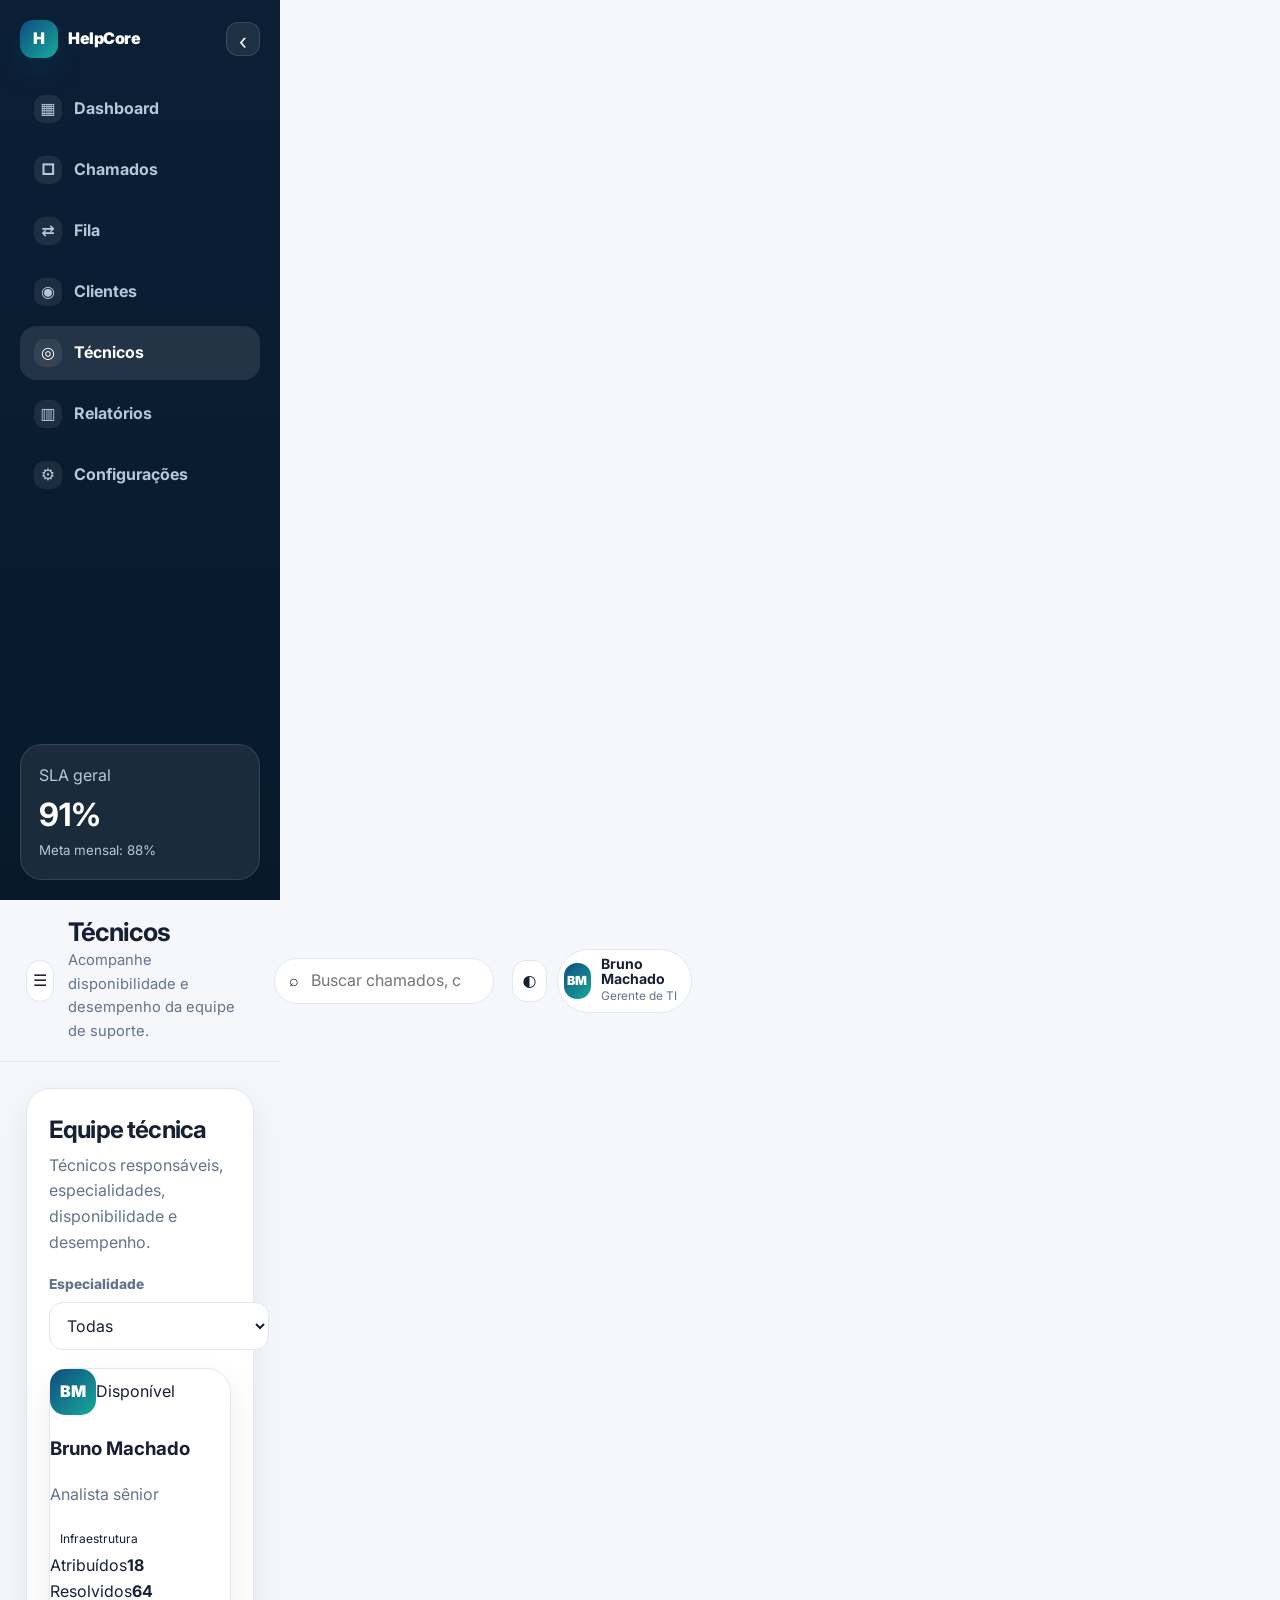
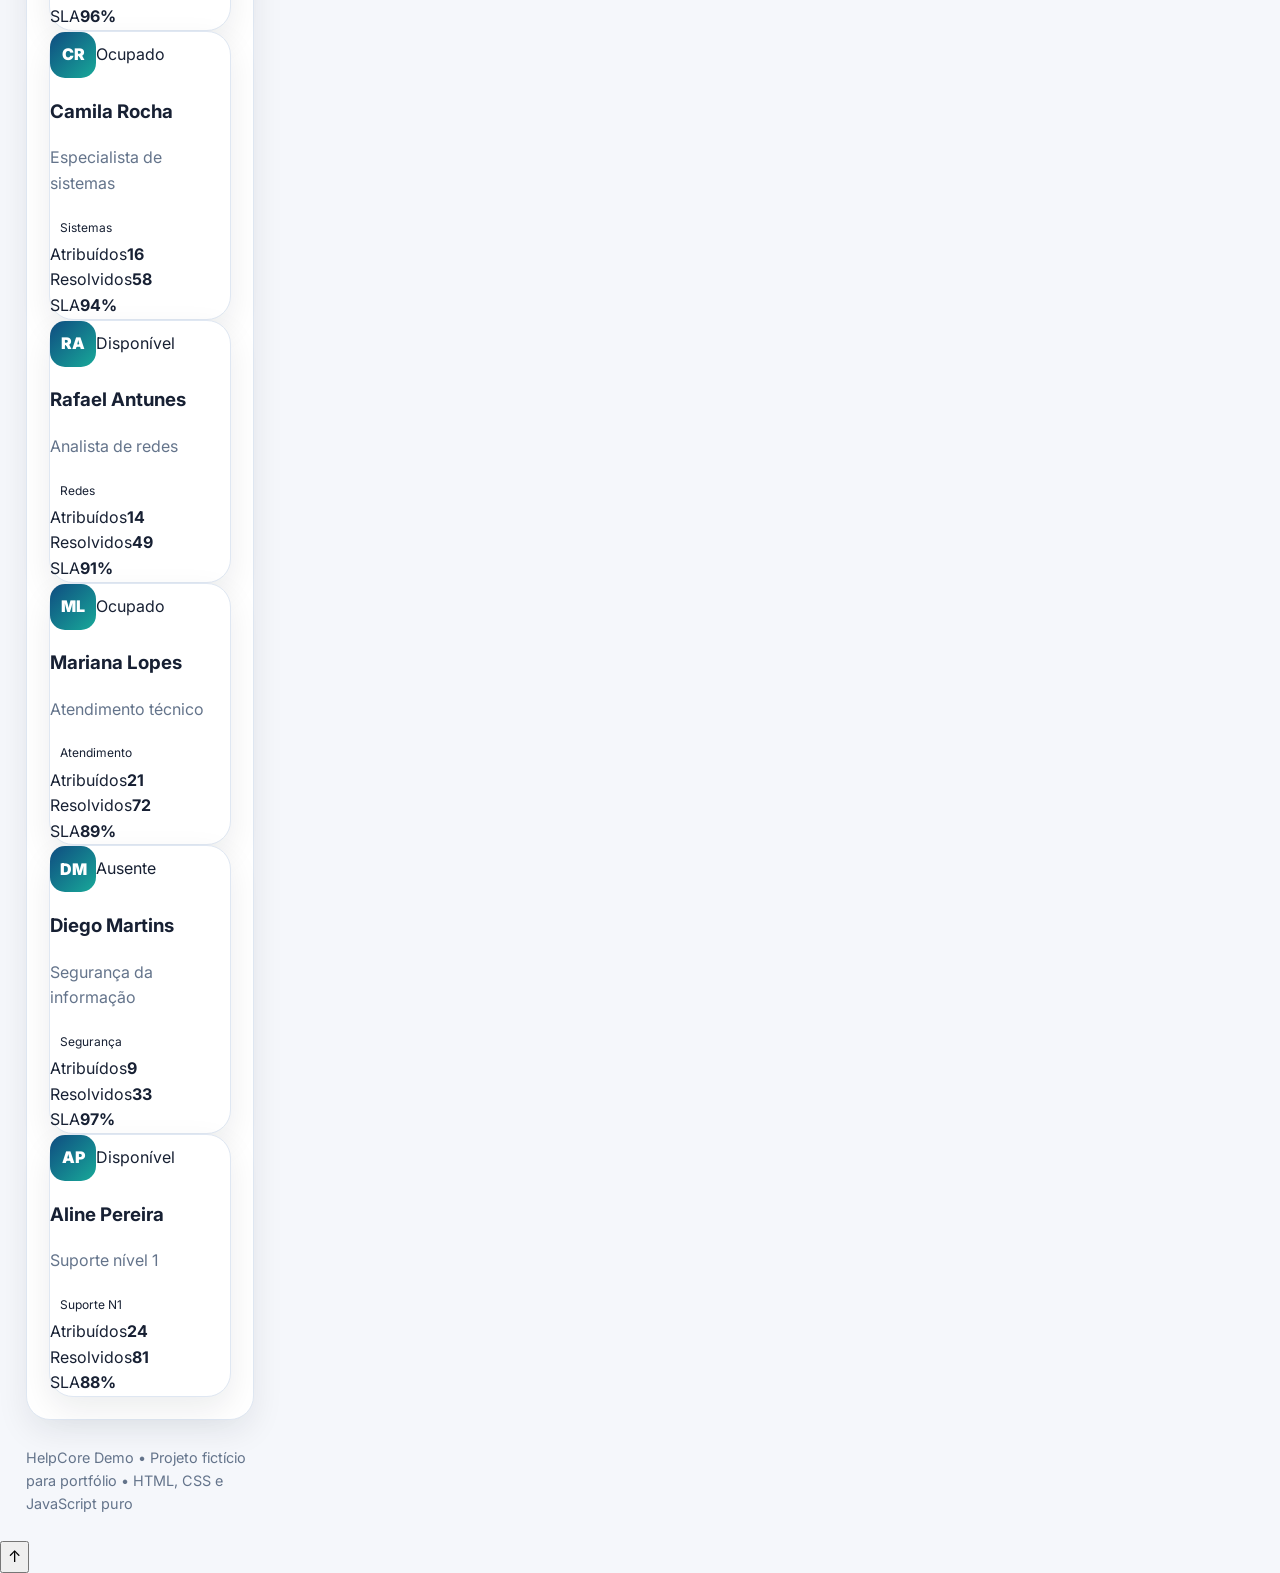
<file: tecnicos.html>
<!DOCTYPE html>
<html lang="pt-BR">
<head>
  <meta charset="UTF-8">
  <meta name="viewport" content="width=device-width, initial-scale=1.0">
  <title>Técnicos HelpCore — Equipe de suporte</title>
  <meta name="description" content="Equipe técnica fictícia do HelpCore com cards, especialidade, chamados atribuídos, SLA e status.">
  <meta name="theme-color" content="#0f4c81">
  <link rel="preconnect" href="https://fonts.googleapis.com">
  <link rel="preconnect" href="https://fonts.gstatic.com" crossorigin>
  <link href="https://fonts.googleapis.com/css2?family=Inter:wght@400;500;600;700;800&display=swap" rel="stylesheet">
  <link rel="stylesheet" href="assets/css/style.css">
</head>
<body class="app-page">

<a class="skip-link" href="#conteudo">Pular para o conteúdo</a>
<div class="app-shell">
  
<aside class="sidebar" data-sidebar>
  <div class="sidebar__brand">
    <a class="brand" href="index.html" aria-label="HelpCore">
      <span class="brand__mark">H</span>
      <span>HelpCore</span>
    </a>
    <button class="sidebar-collapse" type="button" aria-label="Recolher sidebar" data-sidebar-collapse>‹</button>
  </div>
  <nav class="sidebar__nav" aria-label="Navegação administrativa">
    <a href="dashboard.html" data-nav-link><span>▦</span><b>Dashboard</b></a>
    <a href="chamados.html" data-nav-link><span>□</span><b>Chamados</b></a>
    <a href="fila.html" data-nav-link><span>⇄</span><b>Fila</b></a>
    <a href="clientes.html" data-nav-link><span>◉</span><b>Clientes</b></a>
    <a href="tecnicos.html" data-nav-link><span>◎</span><b>Técnicos</b></a>
    <a href="relatorios.html" data-nav-link><span>▥</span><b>Relatórios</b></a>
    <a href="configuracoes.html" data-nav-link><span>⚙</span><b>Configurações</b></a>
  </nav>
  <div class="sidebar__mini-card">
    <span>SLA geral</span>
    <strong>91%</strong>
    <small>Meta mensal: 88%</small>
  </div>
</aside>

  <div class="sidebar-backdrop" data-sidebar-backdrop></div>
  <div class="app-main">
    
<header class="app-topbar">
  <div class="topbar-left">
    <button class="icon-button" type="button" aria-label="Abrir menu administrativo" data-mobile-sidebar>☰</button>
    <div>
      <h1>Técnicos</h1>
      <p>Acompanhe disponibilidade e desempenho da equipe de suporte.</p>
    </div>
  </div>
  <div class="topbar-search" role="search">
    <span>⌕</span>
    <input type="search" placeholder="Buscar chamados, clientes ou técnicos..." aria-label="Busca global visual">
  </div>
  <div class="topbar-actions">
    
    <button class="icon-button" type="button" aria-label="Alternar tema" data-theme-toggle>◐</button>
    <div class="user-chip" aria-label="Usuário conectado">
      <span class="avatar avatar--sm">BM</span>
      <div><strong>Bruno Machado</strong><small>Gerente de TI</small></div>
    </div>
  </div>
</header>

    <main id="conteudo" class="app-content">
      
<section class="panel reveal">
  <div class="panel__header panel__header--stack"><div><h2>Equipe técnica</h2><p>Técnicos responsáveis, especialidades, disponibilidade e desempenho.</p></div></div>
  <div class="filters-grid filters-grid--small">
    <label class="field"><span>Especialidade</span><select id="techSpecialtyFilter"><option value="">Todas</option><option>Infraestrutura</option><option>Sistemas</option><option>Redes</option><option>Atendimento</option><option>Segurança</option><option>Suporte N1</option></select></label>
  </div>
  <div class="technician-grid" id="techniciansGrid"></div>
  <div class="empty-state" id="techniciansEmpty" hidden>Nenhum técnico encontrado.</div>
</section>

    </main>
    <footer class="app-footer">HelpCore Demo • Projeto fictício para portfólio • HTML, CSS e JavaScript puro</footer>
  </div>
</div>
<button class="back-to-top" type="button" aria-label="Voltar ao topo" data-back-to-top>↑</button>
<div class="toast" role="status" aria-live="polite" data-toast></div>

  <script src="assets/js/script.js"></script>
</body>
</html>
</file>
<file: assets/css/style.css>
:root {
  --bg: #f5f7fb;
  --surface: #ffffff;
  --surface-2: #eef4fb;
  --text: #172033;
  --muted: #64748b;
  --muted-2: #8da0b8;
  --border: #dfe7f2;
  --primary: #0f4c81;
  --primary-2: #1267b3;
  --primary-soft: #e6f1fb;
  --success: #0f9f6e;
  --success-soft: #dcfce7;
  --warning: #f59e0b;
  --warning-soft: #fef3c7;
  --danger: #e5484d;
  --danger-soft: #fee2e2;
  --info: #2563eb;
  --info-soft: #dbeafe;
  --sidebar: #0b1f35;
  --sidebar-soft: #102a46;
  --shadow: 0 22px 60px rgba(15, 23, 42, .10);
  --shadow-soft: 0 12px 32px rgba(15, 23, 42, .08);
  --radius: 24px;
  --radius-sm: 14px;
  --radius-xs: 10px;
  --container: 1180px;
  --header-height: 76px;
}

.dark-theme {
  --bg: #0b1220;
  --surface: #111c2e;
  --surface-2: #14243a;
  --text: #ecf4ff;
  --muted: #a9b9cc;
  --muted-2: #8093aa;
  --border: #263850;
  --primary-soft: #102f52;
  --shadow: 0 22px 60px rgba(0, 0, 0, .30);
  --shadow-soft: 0 12px 32px rgba(0, 0, 0, .24);
}

* { box-sizing: border-box; }
html { scroll-behavior: smooth; }
body {
  margin: 0;
  font-family: Inter, system-ui, -apple-system, BlinkMacSystemFont, "Segoe UI", sans-serif;
  background: var(--bg);
  color: var(--text);
  line-height: 1.6;
}
body.no-scroll { overflow: hidden; }
a { color: inherit; text-decoration: none; }
img, svg { max-width: 100%; display: block; }
button, input, select, textarea { font: inherit; }
button { cursor: pointer; }
:focus-visible { outline: 3px solid rgba(18, 103, 179, .28); outline-offset: 3px; }
::selection { background: rgba(18, 103, 179, .18); }
.skip-link { position: absolute; top: -50px; left: 16px; z-index: 1000; background: var(--primary); color: white; padding: 10px 14px; border-radius: 10px; }
.skip-link:focus { top: 16px; }
.container { width: min(var(--container), calc(100% - 40px)); margin-inline: auto; }
.section { padding: 92px 0; }
.section-heading { text-align: center; max-width: 760px; margin: 0 auto 42px; }
.section-heading h2, .section-copy h2 { font-size: clamp(2rem, 3vw, 3rem); line-height: 1.08; margin: 12px 0 14px; letter-spacing: -0.04em; }
.section-heading p, .section-copy p { color: var(--muted); font-size: 1.05rem; }
.eyebrow { display: inline-flex; align-items: center; gap: 8px; color: var(--primary-2); font-weight: 800; text-transform: uppercase; font-size: .76rem; letter-spacing: .12em; }
.eyebrow::before { content: ""; width: 28px; height: 2px; border-radius: 999px; background: currentColor; }
.muted { color: var(--muted); }

/* Buttons */
.btn { display: inline-flex; align-items: center; justify-content: center; gap: 8px; border: 0; border-radius: 999px; padding: 11px 18px; font-weight: 800; transition: .2s ease; white-space: nowrap; }
.btn:hover { transform: translateY(-2px); }
.btn--primary { background: linear-gradient(135deg, var(--primary), var(--primary-2)); color: white; box-shadow: 0 12px 28px rgba(18, 103, 179, .24); }
.btn--soft { background: var(--primary-soft); color: var(--primary-2); }
.btn--ghost { background: var(--surface); color: var(--text); border: 1px solid var(--border); }
.btn--danger { background: var(--danger-soft); color: var(--danger); }
.btn--large { padding: 14px 22px; }
.text-link { color: var(--primary-2); font-weight: 800; }

/* Public landing */
.public-header { position: sticky; top: 0; z-index: 50; background: rgba(245, 247, 251, .84); backdrop-filter: blur(18px); border-bottom: 1px solid rgba(223, 231, 242, .75); }
.dark-theme .public-header { background: rgba(11, 18, 32, .86); }
.public-header__inner { height: var(--header-height); display: flex; align-items: center; justify-content: space-between; gap: 24px; }
.brand { display: inline-flex; align-items: center; gap: 10px; font-weight: 900; letter-spacing: -0.03em; color: var(--text); }
.brand__mark { width: 38px; height: 38px; display: grid; place-items: center; border-radius: 13px; color: white; background: linear-gradient(135deg, var(--primary), #18a999); box-shadow: 0 12px 28px rgba(15, 76, 129, .25); }
.public-nav { display: flex; align-items: center; gap: 22px; color: var(--muted); font-weight: 700; font-size: .95rem; }
.public-nav a.active, .public-nav a:hover { color: var(--primary-2); }
.public-actions { display: flex; gap: 10px; align-items: center; }
.menu-toggle { display: none; width: 42px; height: 42px; border: 1px solid var(--border); border-radius: 14px; background: var(--surface); }
.menu-toggle span { display: block; width: 18px; height: 2px; background: var(--text); margin: 4px auto; border-radius: 999px; }

.hero { position: relative; overflow: hidden; padding: 104px 0 80px; }
.hero::before { content: ""; position: absolute; inset: -260px -120px auto auto; width: 520px; height: 520px; background: radial-gradient(circle, rgba(18, 103, 179, .18), transparent 66%); pointer-events: none; }
.hero-grid { display: grid; grid-template-columns: minmax(0, 1fr) minmax(420px, .94fr); gap: 58px; align-items: center; }
.hero h1 { font-size: clamp(2.6rem, 5.2vw, 5.2rem); line-height: .98; letter-spacing: -0.07em; margin: 14px 0 22px; }
.hero p { color: var(--muted); font-size: 1.13rem; max-width: 640px; }
.hero-actions { display: flex; align-items: center; flex-wrap: wrap; gap: 12px; margin: 28px 0; }
.hero-stats { display: grid; grid-template-columns: repeat(3, 1fr); gap: 14px; max-width: 620px; }
.hero-stats div { background: var(--surface); border: 1px solid var(--border); border-radius: 18px; padding: 16px; box-shadow: var(--shadow-soft); }
.hero-stats strong { display: block; font-size: 1.35rem; line-height: 1; }
.hero-stats span { color: var(--muted); font-size: .86rem; }
.hero-visual { position: relative; min-height: 420px; }
.mockup { background: var(--surface); border: 1px solid var(--border); border-radius: 28px; box-shadow: var(--shadow); overflow: hidden; }
.mockup--hero { transform: rotate(1deg); }
.mockup__bar { height: 54px; display: flex; align-items: center; gap: 9px; padding: 0 18px; border-bottom: 1px solid var(--border); color: var(--muted); }
.mockup__bar span { width: 11px; height: 11px; border-radius: 999px; background: var(--border); }
.mockup__bar b { margin-left: 8px; color: var(--text); font-size: .9rem; }
.mockup__body { display: grid; grid-template-columns: 74px 1fr; min-height: 350px; }
.mockup__side { background: var(--sidebar); padding: 22px; display: grid; align-content: start; gap: 14px; }
.mockup__side i { height: 36px; border-radius: 12px; background: rgba(255,255,255,.12); }
.mockup__side i:first-child { background: rgba(255,255,255,.28); }
.mockup__content { padding: 22px; }
.mockup-cards { display: grid; grid-template-columns: repeat(3, 1fr); gap: 12px; }
.mockup-cards article { background: var(--surface-2); border-radius: 16px; padding: 14px; }
.mockup-cards span { display: block; color: var(--muted); font-size: .72rem; }
.mockup-cards strong { font-size: 1.35rem; }
.mockup-row { display: grid; grid-template-columns: 1.2fr .8fr; gap: 14px; margin-top: 14px; }
.mockup-chart { min-height: 150px; background: var(--surface-2); border-radius: 18px; padding: 18px; display: flex; align-items: end; gap: 12px; }
.mockup-chart span { flex: 1; height: var(--h); background: linear-gradient(180deg, var(--primary-2), #18a999); border-radius: 999px 999px 5px 5px; }
.mockup-ticket { background: #fff7ed; color: #7c2d12; border-radius: 18px; padding: 18px; }
.dark-theme .mockup-ticket { background: #2b1a0b; color: #fed7aa; }
.mockup-table { display: grid; gap: 10px; margin-top: 14px; }
.mockup-table i { height: 16px; background: var(--surface-2); border-radius: 999px; }
.float-pill { position: absolute; background: var(--surface); border: 1px solid var(--border); box-shadow: var(--shadow-soft); border-radius: 999px; padding: 12px 16px; font-weight: 900; color: var(--primary-2); }
.float-pill--one { left: -22px; bottom: 54px; }
.float-pill--two { right: -14px; top: 78px; color: var(--success); }
.logos-section { padding: 28px 0; }
.logos-section p { text-align: center; color: var(--muted); font-weight: 700; }
.logo-row { display: flex; flex-wrap: wrap; justify-content: center; gap: 14px; margin-top: 20px; }
.logo-row span { padding: 12px 18px; border: 1px solid var(--border); background: var(--surface); border-radius: 999px; color: var(--muted); font-weight: 900; }
.cards-grid { display: grid; gap: 22px; }
.cards-grid.three { grid-template-columns: repeat(3, 1fr); }
.feature-card, .testimonial-card, .step-card, .metric-card, .panel, .client-card, .technician-card, .kanban-card, .cta-card { background: var(--surface); border: 1px solid var(--border); box-shadow: var(--shadow-soft); border-radius: var(--radius); }
.feature-card, .testimonial-card, .step-card { padding: 28px; }
.icon-box { width: 46px; height: 46px; border-radius: 16px; background: var(--primary-soft); color: var(--primary-2); display: grid; place-items: center; font-weight: 900; margin-bottom: 18px; }
.feature-card h3, .step-card h3, .testimonial-card strong { margin: 0 0 8px; letter-spacing: -0.02em; }
.feature-card p, .step-card p, .testimonial-card p { color: var(--muted); margin: 0; }
.feature-band { background: linear-gradient(180deg, transparent, rgba(18, 103, 179, .06), transparent); }
.split-grid { display: grid; grid-template-columns: 1fr 1fr; gap: 60px; align-items: center; }
.feature-illustration { min-height: 340px; position: relative; background: var(--surface); border: 1px solid var(--border); border-radius: 32px; box-shadow: var(--shadow); overflow: hidden; }
.feature-illustration svg { position: absolute; inset: 0; width: 100%; height: 100%; }
.feature-illustration path { fill: none; stroke: rgba(18,103,179,.32); stroke-width: 5; stroke-linecap: round; }
.flow-node { position: absolute; z-index: 2; padding: 13px 16px; border-radius: 16px; background: var(--surface); border: 1px solid var(--border); box-shadow: var(--shadow-soft); font-weight: 900; }
.node-1 { left: 42px; top: 62px; }.node-2 { left: 220px; top: 126px; color: var(--primary-2); }.node-3 { right: 48px; top: 92px; }.node-4 { right: 86px; bottom: 70px; color: var(--danger); }
.check-list { list-style: none; padding: 0; margin: 24px 0; display: grid; gap: 12px; }
.check-list li { display: flex; gap: 10px; color: var(--muted); }
.check-list li::before { content: "✓"; color: var(--success); font-weight: 900; }
.steps-grid { display: grid; grid-template-columns: repeat(3, 1fr); gap: 22px; }
.step-card span { display: inline-flex; width: 44px; height: 44px; border-radius: 15px; background: var(--sidebar); color: white; align-items: center; justify-content: center; font-weight: 900; margin-bottom: 16px; }
.testimonial-card .avatar { margin-bottom: 16px; }
.testimonial-card strong { display: block; margin-top: 18px; }
.testimonial-card span { color: var(--muted); font-size: .9rem; }
.cta-card { padding: clamp(32px, 5vw, 58px); text-align: center; background: radial-gradient(circle at top right, rgba(18,103,179,.18), transparent 32%), var(--surface); }
.cta-card h2 { font-size: clamp(2rem, 4vw, 3.4rem); line-height: 1.06; letter-spacing: -0.05em; max-width: 780px; margin: 12px auto; }
.cta-card p { color: var(--muted); max-width: 680px; margin: 0 auto; }
.cta-card .hero-actions { justify-content: center; }

.site-footer { padding: 70px 0 28px; background: #08192b; color: #d9e8f7; }
.site-footer .brand { color: white; }
.footer-grid { display: grid; grid-template-columns: 1.4fr repeat(3, 1fr); gap: 32px; }
.footer-grid p, .footer-grid a { color: #9fb4ca; }
.footer-grid a { display: block; margin: 9px 0; }
.footer-grid h3 { color: white; margin: 0 0 12px; }
.footer-bottom { border-top: 1px solid rgba(255,255,255,.12); margin-top: 36px; padding-top: 22px; display: flex; justify-content: space-between; color: #8fa7be; gap: 16px; flex-wrap: wrap; }

/* App shell */
.app-page { background: var(--bg); }
.app-shell { min-height: 100vh; display: grid; grid-template-columns: 280px 1fr; }
.sidebar { position: sticky; top: 0; height: 100vh; background: linear-gradient(180deg, var(--sidebar), #07192b); color: white; padding: 20px; display: flex; flex-direction: column; z-index: 80; transition: width .22s ease, transform .22s ease; }
.sidebar .brand { color: white; }
.sidebar__brand { display: flex; align-items: center; justify-content: space-between; gap: 10px; margin-bottom: 24px; }
.sidebar-collapse { width: 34px; height: 34px; border: 1px solid rgba(255,255,255,.12); background: rgba(255,255,255,.08); color: white; border-radius: 12px; font-size: 1.35rem; }
.sidebar__nav { display: grid; gap: 7px; }
.sidebar__nav a { display: flex; align-items: center; gap: 12px; padding: 13px 14px; border-radius: 16px; color: #b7c7d9; font-weight: 800; }
.sidebar__nav a:hover, .sidebar__nav a.active { background: rgba(255,255,255,.1); color: white; }
.sidebar__nav span { width: 28px; height: 28px; display: grid; place-items: center; border-radius: 10px; background: rgba(255,255,255,.08); }
.sidebar__mini-card { margin-top: auto; border: 1px solid rgba(255,255,255,.12); background: rgba(255,255,255,.08); border-radius: 22px; padding: 18px; }
.sidebar__mini-card span, .sidebar__mini-card small { color: #b7c7d9; display: block; }
.sidebar__mini-card strong { font-size: 2rem; }
.app-main { min-width: 0; }
.app-topbar { position: sticky; top: 0; z-index: 40; min-height: 82px; display: grid; grid-template-columns: minmax(230px, .8fr) minmax(220px, .9fr) auto; align-items: center; gap: 18px; padding: 18px 26px; border-bottom: 1px solid var(--border); background: rgba(245,247,251,.88); backdrop-filter: blur(16px); }
.dark-theme .app-topbar { background: rgba(11,18,32,.88); }
.topbar-left { display: flex; align-items: center; gap: 14px; min-width: 0; }
.topbar-left h1 { margin: 0; font-size: clamp(1.35rem, 2vw, 1.8rem); line-height: 1.1; letter-spacing: -0.04em; }
.topbar-left p { margin: 3px 0 0; color: var(--muted); font-size: .92rem; }
.icon-button { width: 42px; height: 42px; border: 1px solid var(--border); background: var(--surface); color: var(--text); border-radius: 14px; display: inline-grid; place-items: center; }
.topbar-search { display: flex; align-items: center; gap: 10px; background: var(--surface); border: 1px solid var(--border); border-radius: 999px; padding: 0 14px; height: 46px; min-width: 0; }
.topbar-search input { border: 0; outline: none; background: transparent; color: var(--text); width: 100%; min-width: 0; }
.topbar-actions { display: flex; align-items: center; gap: 10px; }
.user-chip { display: flex; align-items: center; gap: 10px; padding: 6px 10px 6px 6px; border-radius: 999px; background: var(--surface); border: 1px solid var(--border); }
.user-chip strong { display: block; line-height: 1.1; font-size: .88rem; }
.user-chip small { color: var(--muted); font-size: .74rem; display: block; }
.avatar { width: 46px; height: 46px; border-radius: 15px; display: inline-grid; place-items: center; background: linear-gradient(135deg, var(--primary), #18a999); color: white; font-weight: 900; }
.avatar--sm { width: 36px; height: 36px; border-radius: 13px; font-size: .78rem; }
.app-content { padding: 26px; display: grid; gap: 24px; }
.app-footer { color: var(--muted); padding: 0 26px 26px; font-size: .9rem; }
body.sidebar-collapsed .app-shell { grid-template-columns: 92px 1fr; }
body.sidebar-collapsed .sidebar { padding-inline: 16px; }
body.sidebar-collapsed .sidebar .brand span:not(.brand__mark), body.sidebar-collapsed .sidebar__nav b, body.sidebar-collapsed .sidebar__mini-card, body.sidebar-collapsed .sidebar-collapse { display: none; }
body.sidebar-collapsed .sidebar__nav a { justify-content: center; padding-inline: 8px; }

.metrics-grid { display: grid; grid-template-columns: repeat(4, 1fr); gap: 18px; }
.metric-card { padding: 22px; position: relative; overflow: hidden; }
.metric-card::after { content: ""; position: absolute; width: 90px; height: 90px; border-radius: 999px; right: -30px; top: -30px; background: rgba(18, 103, 179, .10); }
.metric-card span { color: var(--muted); font-weight: 800; }
.metric-card strong { display: block; font-size: 2.05rem; line-height: 1.05; letter-spacing: -0.05em; margin: 8px 0; }
.metric-card small { color: var(--muted-2); }
.dashboard-grid { display: grid; grid-template-columns: minmax(0, 1.35fr) minmax(320px, .65fr); gap: 24px; }
.panel { padding: 22px; min-width: 0; }
.panel--wide { min-width: 0; }
.panel__header { display: flex; align-items: start; justify-content: space-between; gap: 18px; margin-bottom: 18px; }
.panel__header--stack { align-items: center; }
.panel__header h2 { margin: 0; letter-spacing: -0.035em; }
.panel__header p { margin: 3px 0 0; color: var(--muted); }
.page-actions { display: none; }
.status-chart { display: grid; grid-template-columns: repeat(5, 1fr); gap: 14px; min-height: 240px; align-items: end; padding-top: 18px; }
.status-bar { display: grid; align-content: end; gap: 10px; height: 220px; }
.status-bar__fill { min-height: 18px; height: var(--height); border-radius: 16px 16px 8px 8px; background: linear-gradient(180deg, var(--primary-2), var(--primary)); box-shadow: inset 0 1px rgba(255,255,255,.3); }
.status-bar:nth-child(2) .status-bar__fill { background: linear-gradient(180deg, #f59e0b, #d97706); }
.status-bar:nth-child(3) .status-bar__fill { background: linear-gradient(180deg, #8b5cf6, #6d28d9); }
.status-bar:nth-child(4) .status-bar__fill { background: linear-gradient(180deg, #0f9f6e, #047857); }
.status-bar:nth-child(5) .status-bar__fill { background: linear-gradient(180deg, #64748b, #334155); }
.status-bar strong { text-align: center; }
.status-bar span { color: var(--muted); font-size: .8rem; text-align: center; }
.sla-list, .tech-list, .activity-list, .ranking-list { display: grid; gap: 12px; }
.sla-item, .tech-item, .activity-item, .ranking-item { display: flex; align-items: center; justify-content: space-between; gap: 12px; padding: 13px; border: 1px solid var(--border); background: var(--surface-2); border-radius: 16px; }
.sla-item div, .tech-item div, .activity-item div, .ranking-item div { min-width: 0; }
.sla-item strong, .tech-item strong, .activity-item strong, .ranking-item strong { display: block; line-height: 1.2; }
.sla-item small, .tech-item small, .activity-item small, .ranking-item small { color: var(--muted); }

/* Tables and forms */
.table-wrap { overflow-x: auto; border: 1px solid var(--border); border-radius: 18px; }
.data-table { width: 100%; border-collapse: collapse; min-width: 760px; background: var(--surface); }
.data-table th, .data-table td { text-align: left; padding: 14px 15px; border-bottom: 1px solid var(--border); vertical-align: middle; }
.data-table th { font-size: .78rem; text-transform: uppercase; letter-spacing: .06em; color: var(--muted); background: var(--surface-2); }
.data-table tr:last-child td { border-bottom: 0; }
.data-table td { font-size: .92rem; }
.filters-grid { display: grid; grid-template-columns: 1.4fr repeat(3, 1fr); gap: 14px; margin-bottom: 18px; }
.filters-grid--small { grid-template-columns: minmax(220px, 1fr) 220px; max-width: 720px; }
.field { display: grid; gap: 7px; }
.field span { color: var(--muted); font-size: .86rem; font-weight: 800; }
.field input, .field select, .field textarea { width: 100%; border: 1px solid var(--border); background: var(--surface); color: var(--text); border-radius: 14px; padding: 12px 13px; outline: none; }
.field textarea { resize: vertical; }
.field--full { grid-column: 1 / -1; }
.form-grid { display: grid; grid-template-columns: repeat(2, 1fr); gap: 14px; margin-top: 18px; }
.form-actions { display: flex; justify-content: flex-end; gap: 10px; }
.empty-state { border: 1px dashed var(--border); color: var(--muted); text-align: center; padding: 36px; border-radius: 18px; margin-top: 16px; }

.badge { display: inline-flex; align-items: center; justify-content: center; padding: 5px 10px; border-radius: 999px; font-size: .75rem
</file>
